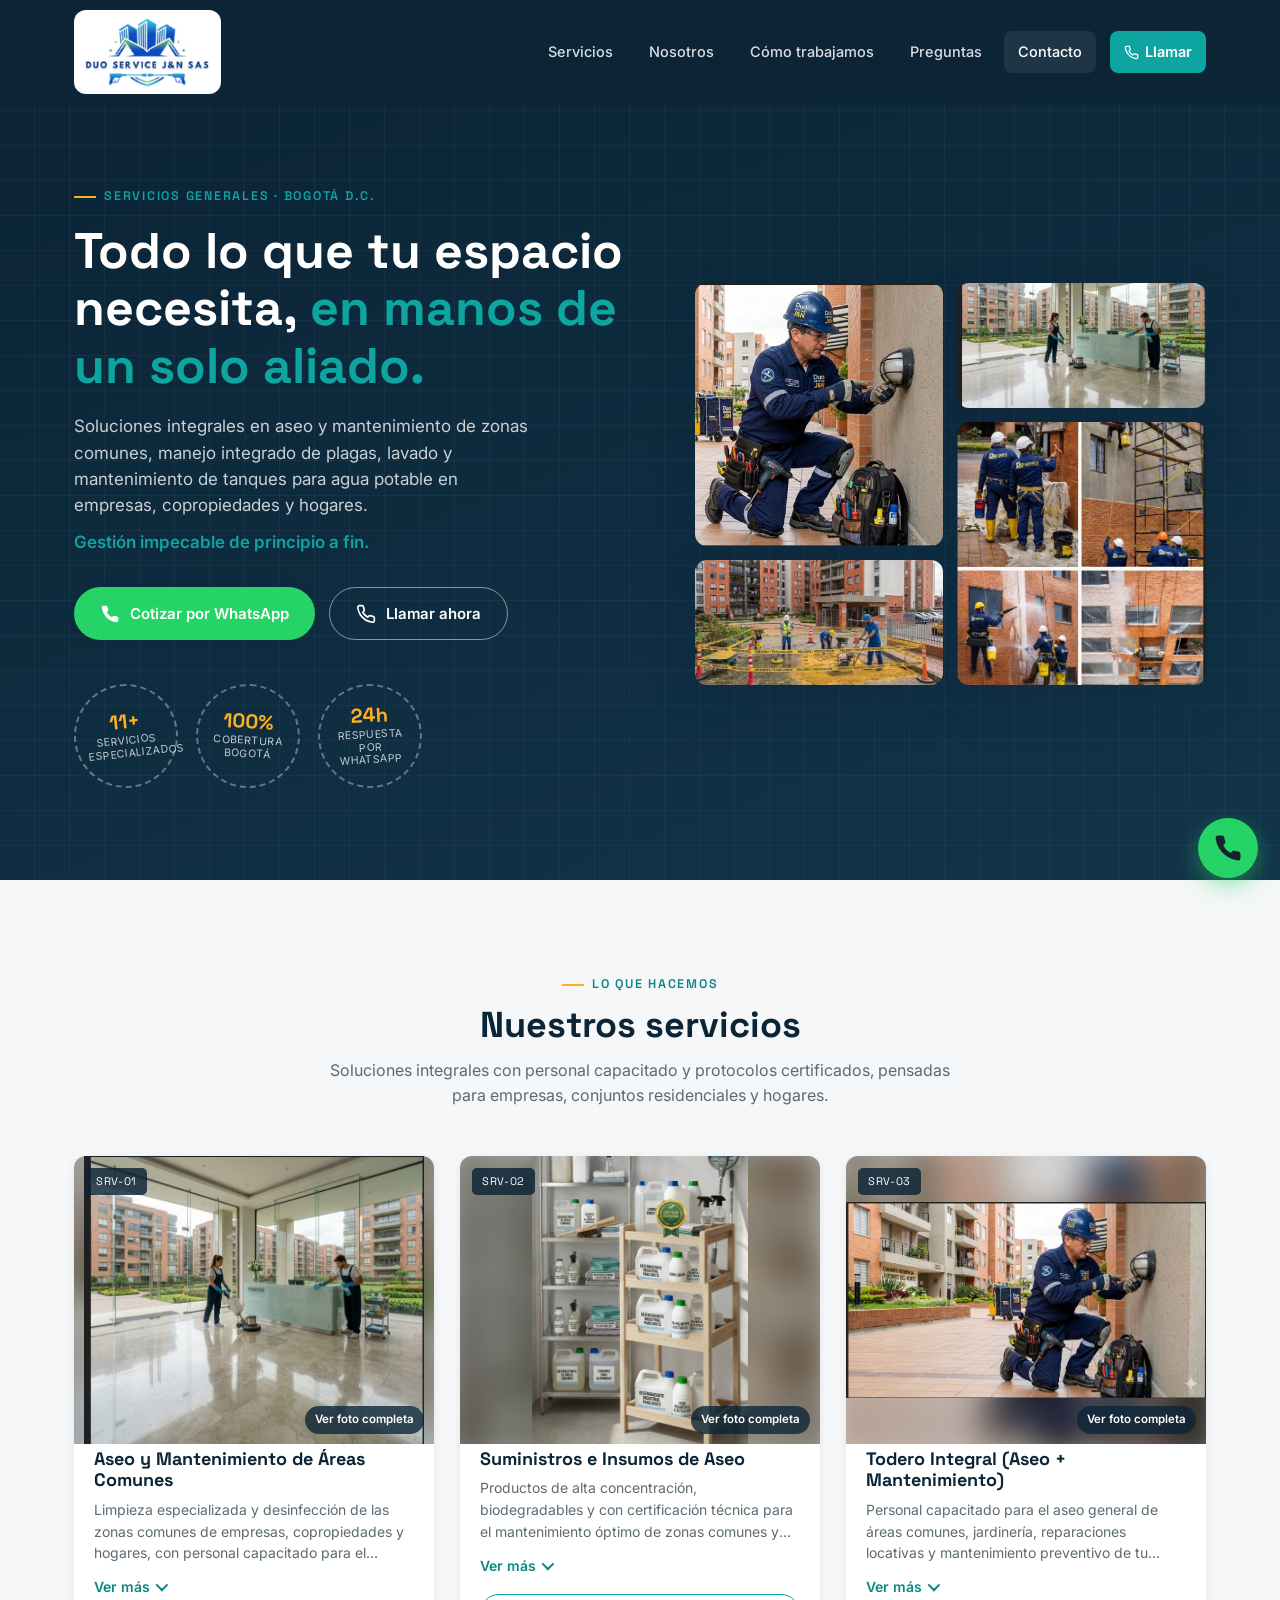
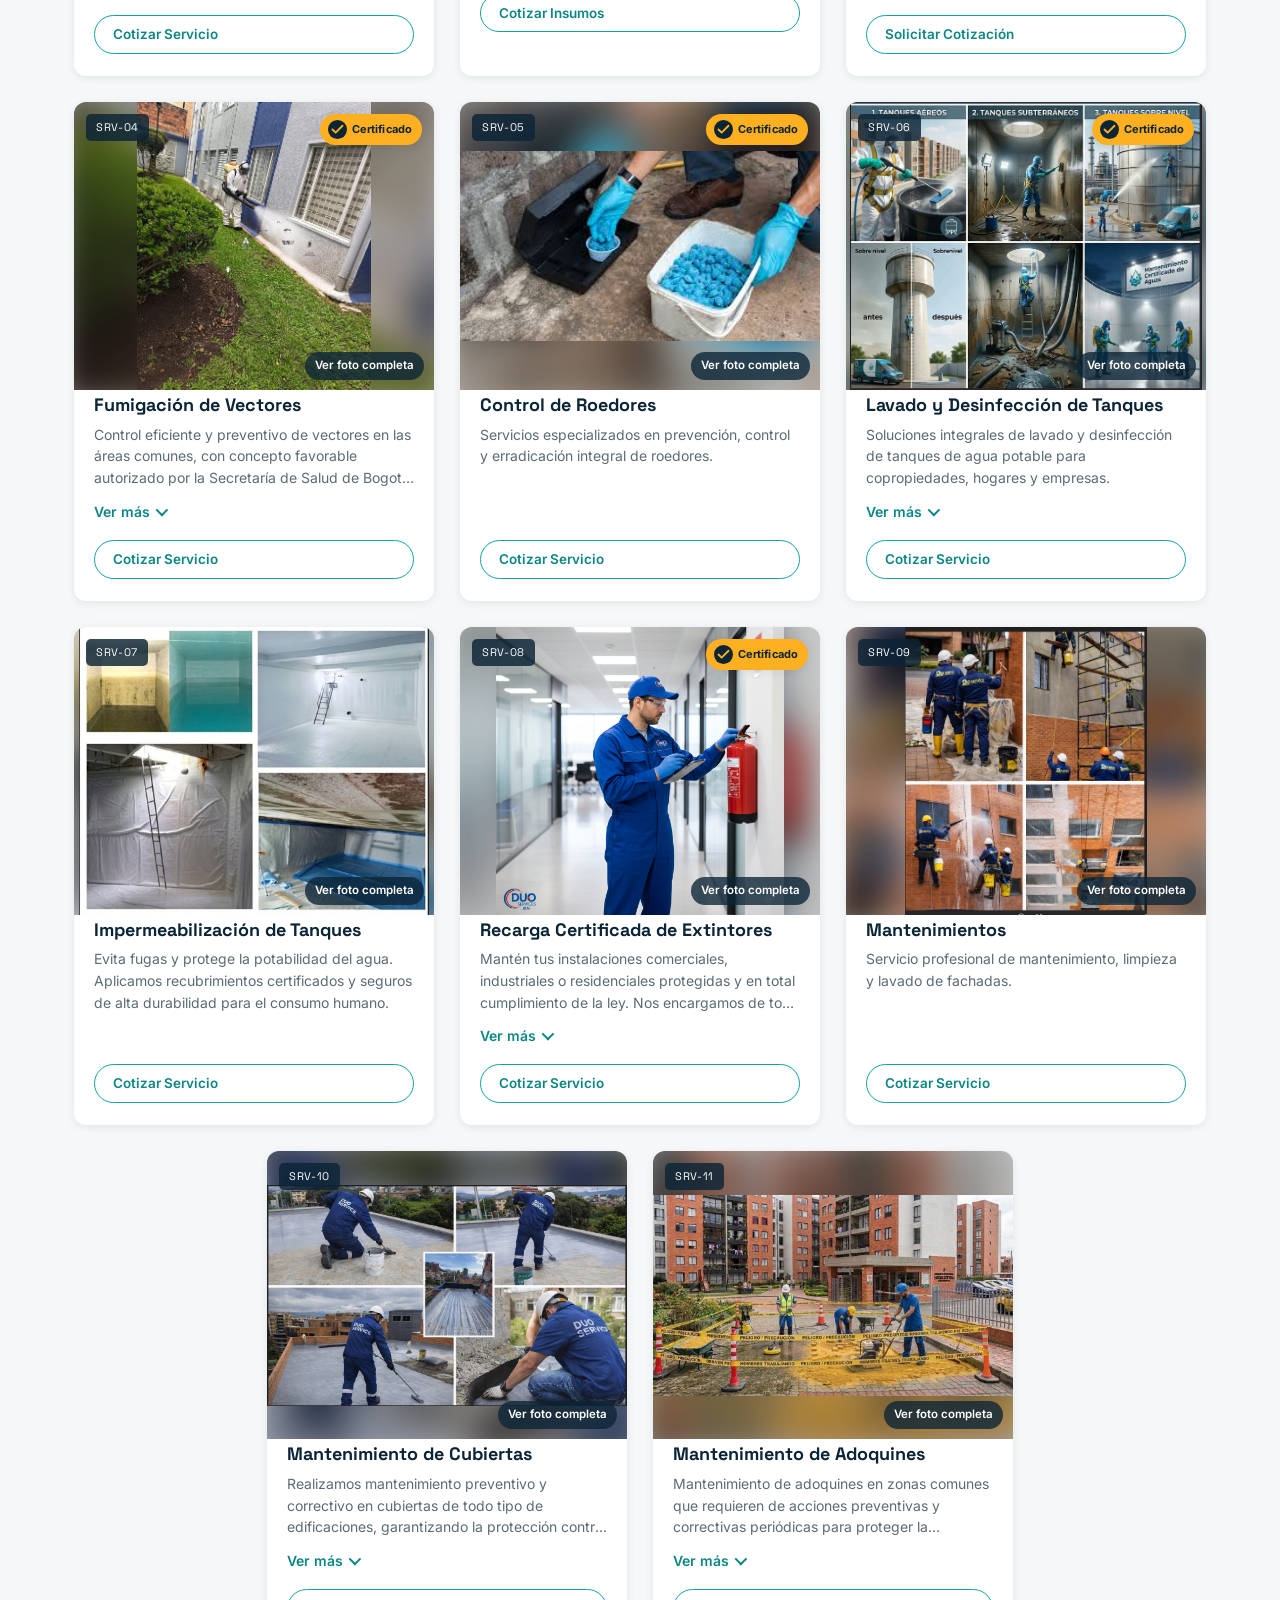
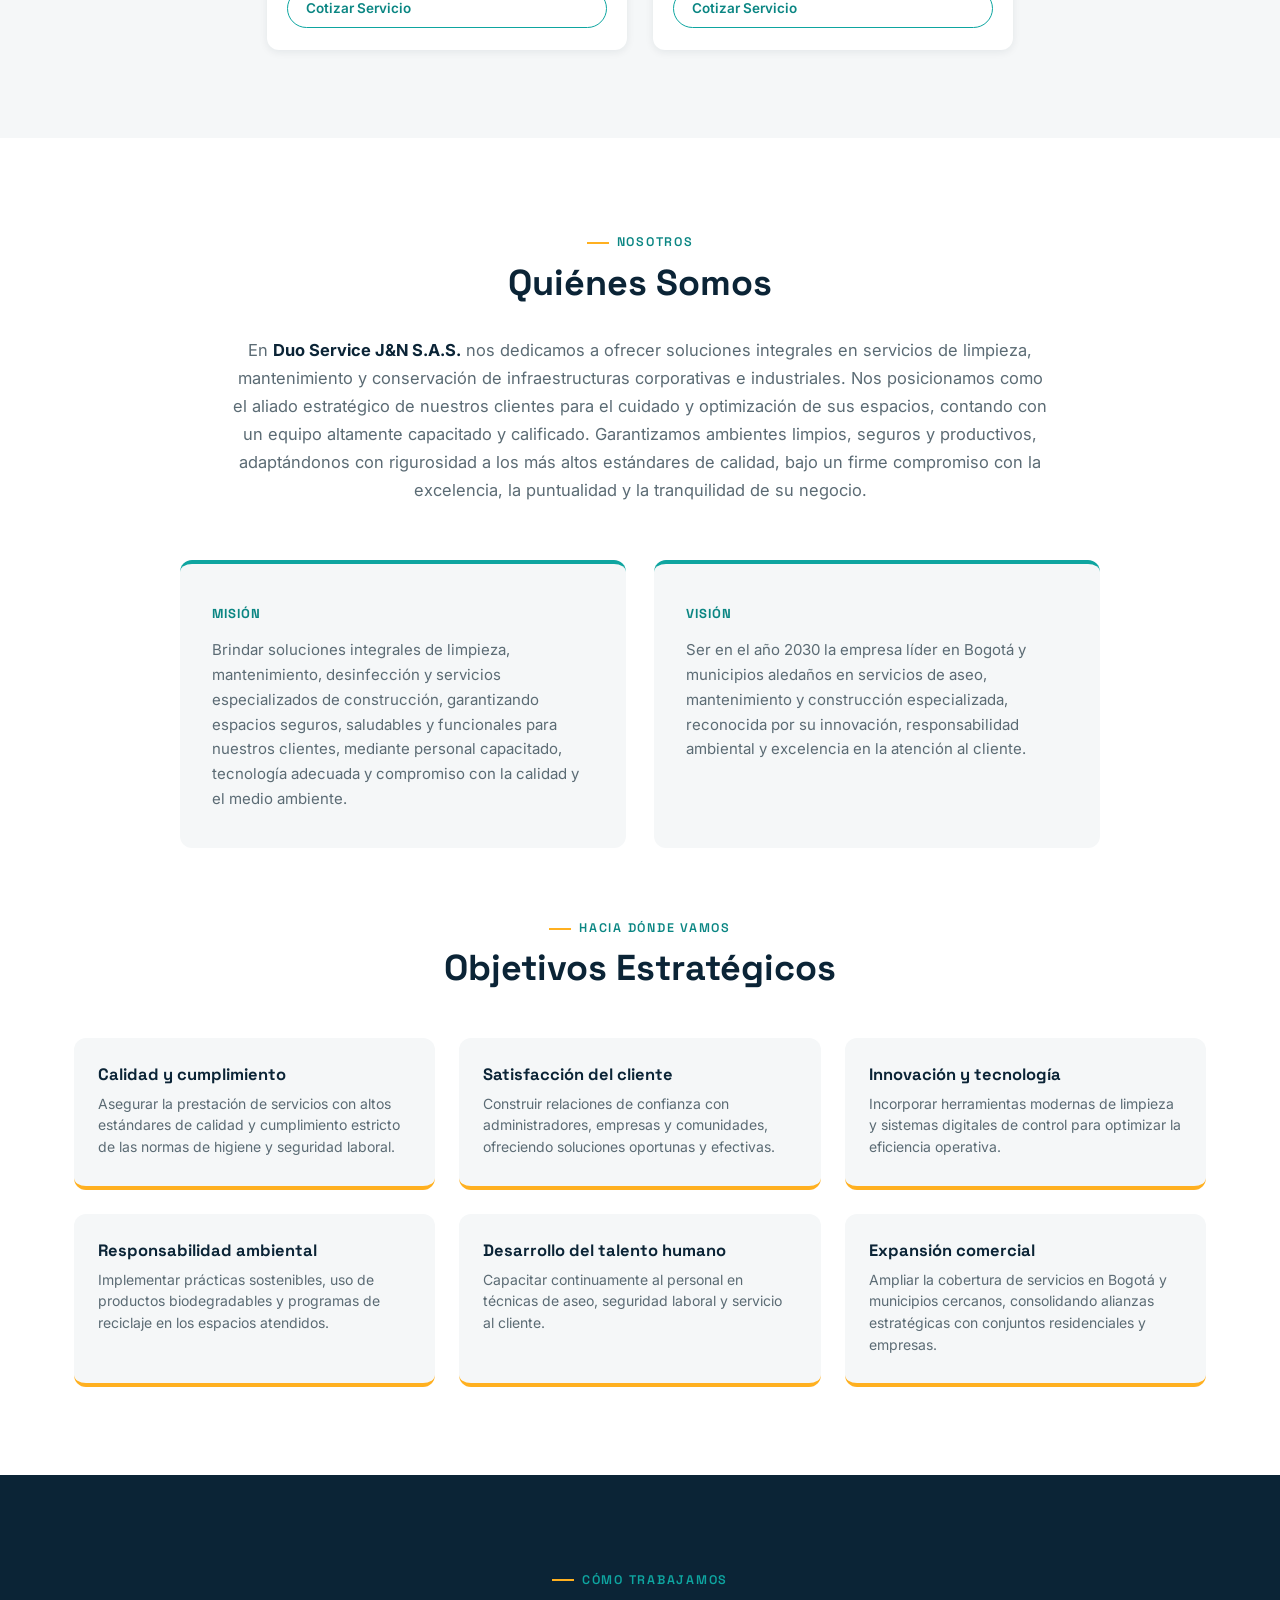
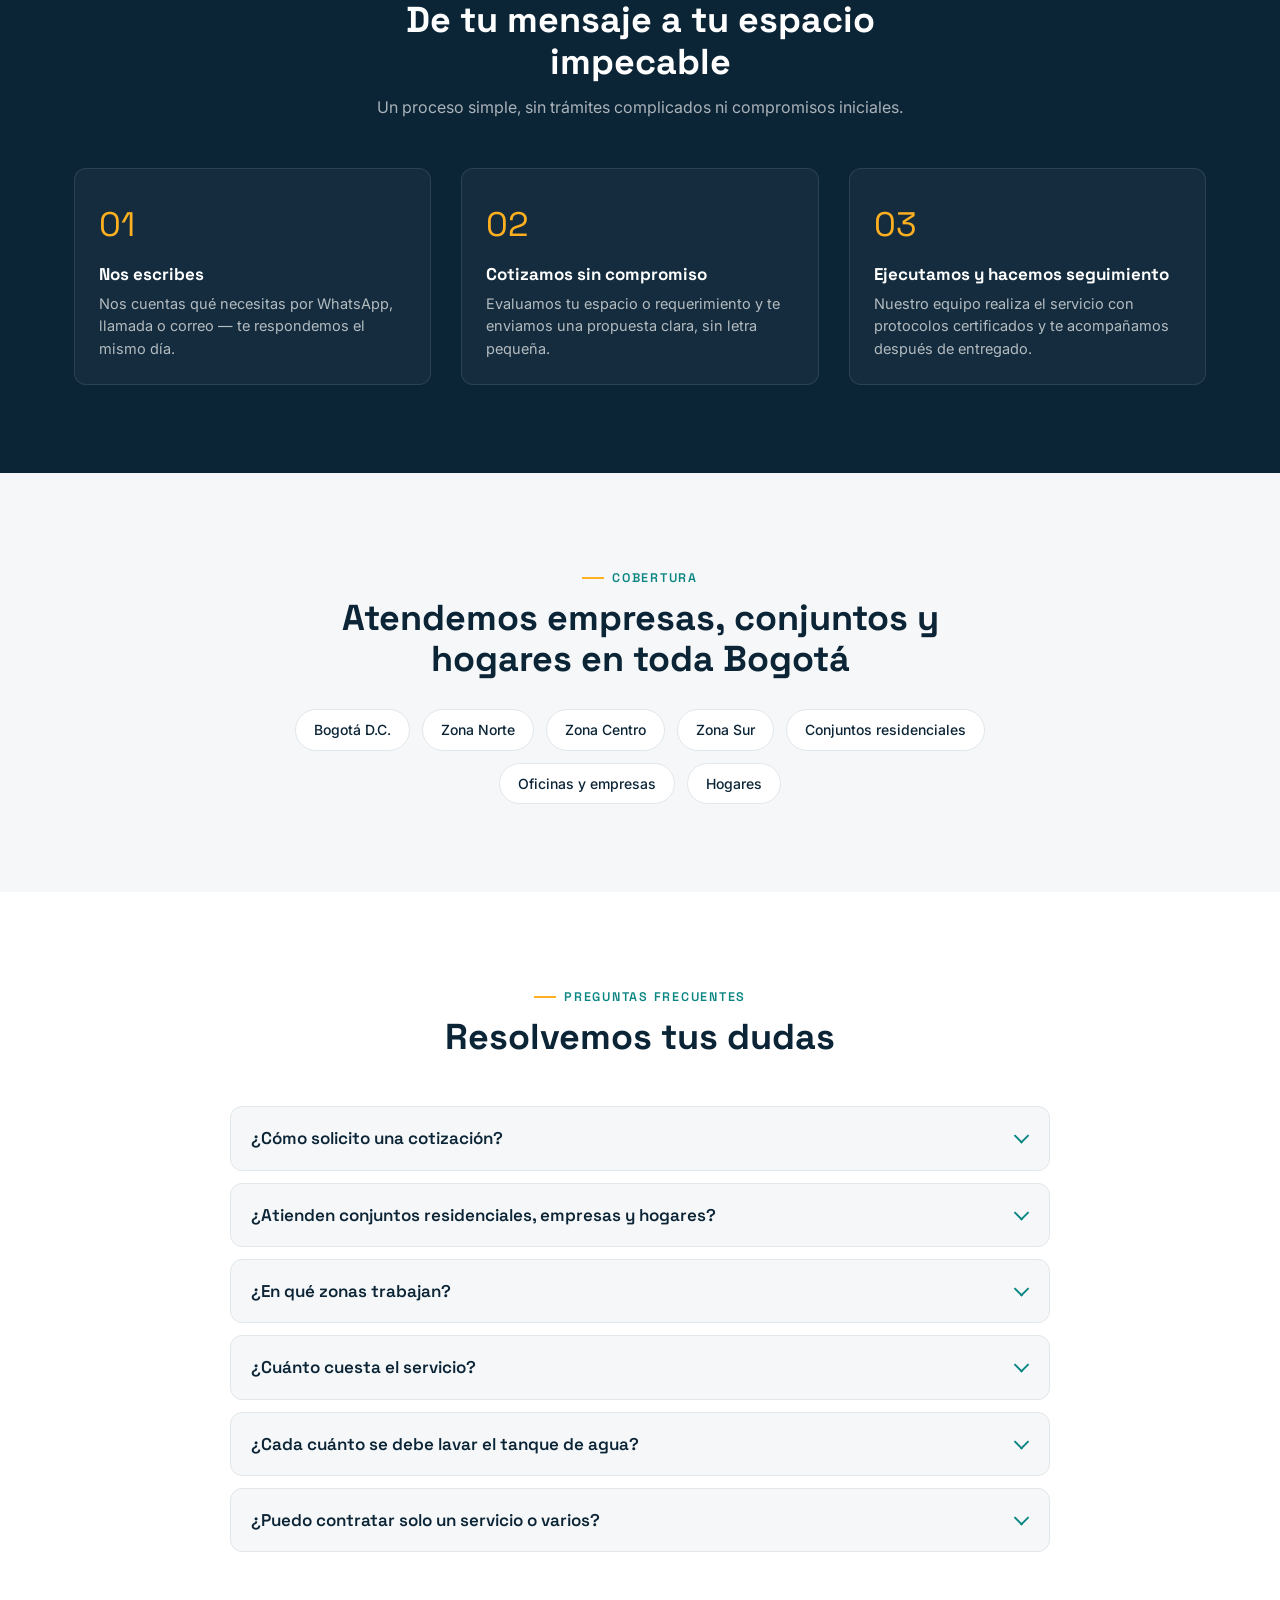
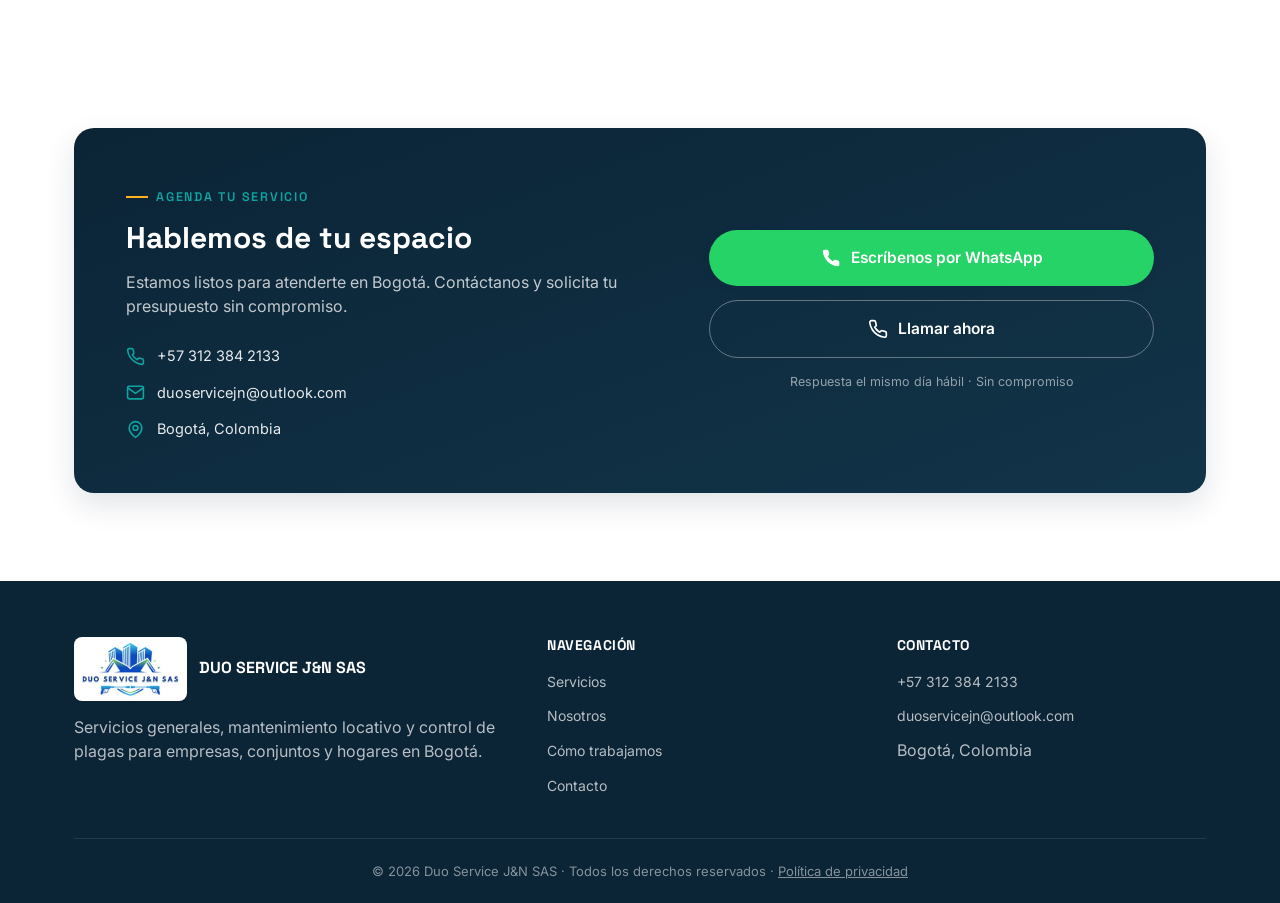
<file: index.html>
<!DOCTYPE html>
<html lang="es">
<head>
<meta charset="UTF-8">
<meta name="viewport" content="width=device-width, initial-scale=1.0">
<title>Duo Service J&amp;N SAS | Aseo y Fumigación en Bogotá</title>
<meta name="description" content="Servicios generales para empresas y hogares en Bogotá: aseo, cafetería, todero, control de plagas, impermeabilización, lavado de tanques y mantenimiento locativo. Cotiza por WhatsApp sin compromiso.">
<meta name="theme-color" content="#0B2436">
<link rel="icon" href="favicon.ico" sizes="any">
<link rel="icon" type="image/png" sizes="32x32" href="img/favicon-32.png">
<link rel="apple-touch-icon" href="img/apple-touch-icon.png">
<link rel="canonical" href="https://duoservicejn.com/">
<meta name="robots" content="index, follow">
<meta name="geo.region" content="CO-DC">
<meta name="geo.placename" content="Bogotá">

<!-- Open Graph / redes sociales -->
<meta property="og:title" content="Duo Service J&amp;N SAS | Aseo y Fumigación en Bogotá">
<meta property="og:description" content="Aseo, cafetería, todero, control de plagas y mantenimiento locativo para empresas y hogares en Bogotá. Cotiza por WhatsApp.">
<meta property="og:image" content="https://duoservicejn.com/img/og-image.jpg">
<meta property="og:image:width" content="1200">
<meta property="og:image:height" content="630">
<meta property="og:url" content="https://duoservicejn.com/">
<meta property="og:site_name" content="Duo Service J&amp;N SAS">
<meta name="twitter:card" content="summary_large_image">
<meta name="twitter:title" content="Duo Service J&amp;N SAS — Servicios Generales en Bogotá">
<meta name="twitter:description" content="Aseo, control de plagas, lavado de tanques y mantenimiento para empresas y conjuntos residenciales. Cotiza por WhatsApp.">
<meta name="twitter:image" content="https://duoservicejn.com/img/og-image.jpg">

<script type="application/ld+json">
{
  "@context": "https://schema.org",
  "@type": "LocalBusiness",
  "name": "Duo Service J&N SAS",
  "description": "Servicios generales: aseo y mantenimiento de áreas comunes, control de plagas, lavado e impermeabilización de tanques, recarga de extintores y mantenimiento locativo.",
  "url": "https://duoservicejn.com/",
  "logo": "https://duoservicejn.com/img/logo.jpeg",
  "image": "https://duoservicejn.com/img/og-image.jpg",
  "telephone": "+573123842133",
  "email": "duoservicejn@outlook.com",
  "address": { "@type": "PostalAddress", "addressLocality": "Bogotá", "addressCountry": "CO" },
  "areaServed": { "@type": "City", "name": "Bogotá" }
}
</script>
<meta property="og:type" content="website">
<meta property="og:locale" content="es_CO">

<link rel="preconnect" href="https://fonts.googleapis.com">
<link rel="preconnect" href="https://fonts.gstatic.com" crossorigin>
<link href="https://fonts.googleapis.com/css2?family=Space+Grotesk:wght@500;600;700&family=Inter:wght@400;500;600;700&display=swap" rel="stylesheet">
<script>document.documentElement.className += " js";</script>
<link rel="stylesheet" href="css/style.css">
<script type="application/ld+json">
{
  "@context": "https://schema.org",
  "@type": "FAQPage",
  "mainEntity": [
    {
      "@type": "Question",
      "name": "¿Cómo solicito una cotización?",
      "acceptedAnswer": {
        "@type": "Answer",
        "text": "Puedes tocar el botón \"Cotizar\" del servicio que te interesa, escribirnos por WhatsApp, llamarnos o enviarnos un correo. Te respondemos, evaluamos lo que necesitas y te enviamos una propuesta sin compromiso."
      }
    },
    {
      "@type": "Question",
      "name": "¿Atienden conjuntos residenciales, empresas y hogares?",
      "acceptedAnswer": {
        "@type": "Answer",
        "text": "Sí. Trabajamos con conjuntos y copropiedades, oficinas y empresas, y también con hogares en Bogotá."
      }
    },
    {
      "@type": "Question",
      "name": "¿En qué zonas trabajan?",
      "acceptedAnswer": {
        "@type": "Answer",
        "text": "Atendemos Bogotá D.C. Si estás en un municipio cercano, consúltanos y te confirmamos si podemos llegar."
      }
    },
    {
      "@type": "Question",
      "name": "¿Cuánto cuesta el servicio?",
      "acceptedAnswer": {
        "@type": "Answer",
        "text": "Depende del tipo de servicio, el tamaño del espacio y la frecuencia. Por eso cotizamos según tu caso, sin compromiso."
      }
    },
    {
      "@type": "Question",
      "name": "¿Cada cuánto se debe lavar el tanque de agua?",
      "acceptedAnswer": {
        "@type": "Answer",
        "text": "En general se recomienda hacerlo como mínimo cada seis meses. Escríbenos y te orientamos según el tipo de tanque y el uso que tenga."
      }
    },
    {
      "@type": "Question",
      "name": "¿Puedo contratar solo un servicio o varios?",
      "acceptedAnswer": {
        "@type": "Answer",
        "text": "Puedes contratar un solo servicio o combinar varios, por ejemplo aseo, fumigación y mantenimiento. Cuéntanos qué necesitas y armamos la propuesta."
      }
    }
  ]
}
</script>
</head>
<body>

<!--
  ══════════════════════════════════════════════════════════
  CONFIGURACIÓN RÁPIDA
  WhatsApp: +57 312 384 2133  →  búscalo como 573123842133
  Correo:   duoservicejn@outlook.com
  Ciudad:   Bogotá, Colombia
  Para cambiar el número de WhatsApp en todo el sitio, usa
  buscar-y-reemplazar (Ctrl+H) con "573123842133".
  ══════════════════════════════════════════════════════════
-->

<a href="https://wa.me/573123842133?text=Hola%20DUO%20SERVICE%2C%20deseo%20realizar%20una%20consulta."
   class="wsp-flotante" aria-label="Escríbenos por WhatsApp" target="_blank" rel="noopener">
  <svg viewBox="0 0 24 24" fill="none" stroke="currentColor" stroke-width="2" stroke-linecap="round" stroke-linejoin="round">
    <path d="M22 16.92v3a2 2 0 0 1-2.18 2 19.79 19.79 0 0 1-8.63-3.07 19.5 19.5 0 0 1-6-6 19.79 19.79 0 0 1-3.07-8.67A2 2 0 0 1 4.11 2h3a2 2 0 0 1 2 1.72c.127.96.361 1.902.7 2.81a2 2 0 0 1-.45 2.11L8.09 9.91a16 16 0 0 0 6 6l1.27-1.27a2 2 0 0 1 2.11-.45c.908.339 1.85.573 2.81.7A2 2 0 0 1 22 16.92z" stroke="none" fill="currentColor"/>
  </svg>
</a>

<header class="header">
  <div class="header__inner">
    <a href="#" class="logo">
      <img src="img/logo.jpeg" alt="Duo Service J&N SAS">
      <span class="logo-texto">
        <strong>DUO SERVICE</strong>
        <span>J&amp;N SAS</span>
      </span>
    </a>

    <button class="menu-toggle" id="menu-toggle" aria-label="Abrir menú" aria-expanded="false" aria-controls="menu">
      <span></span>
    </button>

    <nav class="menu" id="menu">
      <a href="#servicios">Servicios</a>
      <a href="#empresa">Nosotros</a>
      <a href="#proceso">Cómo trabajamos</a>
      <a href="#preguntas">Preguntas</a>
      <a href="#contacto">Contacto</a>
      <a href="tel:+573123842133" class="llamar">
        <svg viewBox="0 0 24 24" fill="none" stroke="currentColor" stroke-width="2" stroke-linecap="round" stroke-linejoin="round"><path d="M22 16.92v3a2 2 0 0 1-2.18 2 19.79 19.79 0 0 1-8.63-3.07 19.5 19.5 0 0 1-6-6 19.79 19.79 0 0 1-3.07-8.67A2 2 0 0 1 4.11 2h3a2 2 0 0 1 2 1.72c.127.96.361 1.902.7 2.81a2 2 0 0 1-.45 2.11L8.09 9.91a16 16 0 0 0 6 6l1.27-1.27a2 2 0 0 1 2.11-.45c.908.339 1.85.573 2.81.7A2 2 0 0 1 22 16.92z"/></svg>
        Llamar
      </a>
    </nav>
  </div>
</header>

<section class="hero">
  <div class="hero__grid">
    <div class="hero__content">
      <span class="eyebrow">Servicios generales · Bogotá D.C.</span>
      <h1>Todo lo que tu espacio necesita, <em>en manos de un solo aliado.</em></h1>
      <p class="hero__lead">Soluciones integrales en aseo y mantenimiento de zonas comunes, manejo integrado de plagas, lavado y mantenimiento de tanques para agua potable en empresas, copropiedades y hogares.<br><strong>Gestión impecable de principio a fin.</strong></p>

      <div class="hero__actions">
        <a href="https://wa.me/573123842133?text=Hola%20DUO%20SERVICE%2C%20deseo%20solicitar%20una%20cotizaci%C3%B3n." class="btn btn-primario" target="_blank" rel="noopener">
          <svg viewBox="0 0 24 24" stroke="none" fill="currentColor"><path d="M22 16.92v3a2 2 0 0 1-2.18 2 19.79 19.79 0 0 1-8.63-3.07 19.5 19.5 0 0 1-6-6 19.79 19.79 0 0 1-3.07-8.67A2 2 0 0 1 4.11 2h3a2 2 0 0 1 2 1.72c.127.96.361 1.902.7 2.81a2 2 0 0 1-.45 2.11L8.09 9.91a16 16 0 0 0 6 6l1.27-1.27a2 2 0 0 1 2.11-.45c.908.339 1.85.573 2.81.7A2 2 0 0 1 22 16.92z"/></svg>
          Cotizar por WhatsApp
        </a>
        <a href="tel:+573123842133" class="btn btn-secundario">
          <svg viewBox="0 0 24 24" fill="none" stroke="currentColor" stroke-width="2" stroke-linecap="round" stroke-linejoin="round"><path d="M22 16.92v3a2 2 0 0 1-2.18 2 19.79 19.79 0 0 1-8.63-3.07 19.5 19.5 0 0 1-6-6 19.79 19.79 0 0 1-3.07-8.67A2 2 0 0 1 4.11 2h3a2 2 0 0 1 2 1.72c.127.96.361 1.902.7 2.81a2 2 0 0 1-.45 2.11L8.09 9.91a16 16 0 0 0 6 6l1.27-1.27a2 2 0 0 1 2.11-.45c.908.339 1.85.573 2.81.7A2 2 0 0 1 22 16.92z"/></svg>
          Llamar ahora
        </a>
      </div>

      <div class="hero__stamps">
        <div class="sello"><strong>11+</strong><span>Servicios especializados</span></div>
        <div class="sello"><strong>100%</strong><span>Cobertura Bogotá</span></div>
        <div class="sello"><strong>24h</strong><span>Respuesta por WhatsApp</span></div>
      </div>
    </div>

    <div class="hero__gallery">
      <figure class="g1" style="--foto:url('../img/todero-integral.jpg')"><img src="img/todero-integral.jpg" alt="Técnico de Duo Service en mantenimiento locativo" loading="lazy"></figure>
      <figure class="g2" style="--foto:url('../img/aseo-areas-comunes.jpg')"><img src="img/aseo-areas-comunes.jpg" alt="Aseo de áreas comunes en copropiedad" loading="lazy"></figure>
      <figure class="g3" style="--foto:url('../img/mantenimientos-fachadas.jpg')"><img src="img/mantenimientos-fachadas.jpg" alt="Equipo Duo Service en mantenimiento de fachadas" loading="lazy"></figure>
      <figure class="g4" style="--foto:url('../img/mantenimiento-adoquines-nuevo.jpg')"><img src="img/mantenimiento-adoquines-nuevo.jpg" alt="Mantenimiento de zonas exteriores" loading="lazy"></figure>
    </div>
  </div>
</section>

<section id="servicios" class="servicios">
  <div class="container">
    <div class="section-head reveal">
      <span class="eyebrow">Lo que hacemos</span>
      <h2>Nuestros servicios</h2>
      <p>Soluciones integrales con personal capacitado y protocolos certificados, pensadas para empresas, conjuntos residenciales y hogares.</p>
    </div>

    <div class="grid-servicios">

      <article class="tarjeta-servicio reveal">
        <div class="tarjeta-servicio__media" style="--foto:url('../img/aseo-areas-comunes.jpg')">
          <img src="img/aseo-areas-comunes.jpg" alt="Aseo y Mantenimiento de Áreas Comunes" loading="lazy">
          <span class="tarjeta-servicio__codigo">SRV-01</span>
        </div>
        <div class="tarjeta-servicio__body">
          <h3>Aseo y Mantenimiento de Áreas Comunes</h3>
          <p>Limpieza especializada y desinfección de las zonas comunes de empresas, copropiedades y hogares, con personal capacitado para el cuidado de los mismos.</p>
          <a href="https://wa.me/573123842133?text=Hola%20DUO%20SERVICE%2C%20solicito%20cotizaci%C3%B3n%20de%20Aseo%20y%20Mantenimiento%20de%20%C3%81reas%20Comunes.%0A%0APara%20que%20me%20puedan%20cotizar%20mejor%2C%20les%20comparto%20estos%20datos%3A%0A-%20Mi%20nombre%3A%20%0A-%20Zona%20o%20barrio%20en%20Bogot%C3%A1%3A%20%0A-%20Tipo%20de%20espacio%20%28conjunto%2C%20empresa%20u%20hogar%29%3A%20%0A-%20Detalles%20%28tama%C3%B1o%2C%20cantidad%2C%20urgencia%29%3A%20" class="btn-consultar" target="_blank" rel="noopener">Cotizar Servicio</a>
        </div>
      </article>

      <article class="tarjeta-servicio reveal" data-retraso="60">
        <div class="tarjeta-servicio__media" style="--foto:url('../img/suministros-insumos.jpg')">
          <img src="img/suministros-insumos.jpg" alt="Suministros e Insumos de Aseo" loading="lazy">
          <span class="tarjeta-servicio__codigo">SRV-02</span>
        </div>
        <div class="tarjeta-servicio__body">
          <h3>Suministros e Insumos de Aseo</h3>
          <p>Productos de alta concentración, biodegradables y con certificación técnica para el mantenimiento óptimo de zonas comunes y áreas residenciales.</p>
          <a href="https://wa.me/573123842133?text=Hola%20DUO%20SERVICE%2C%20solicito%20cotizaci%C3%B3n%20de%20Suministros%20e%20Insumos%20de%20Aseo.%0A%0APara%20que%20me%20puedan%20cotizar%20mejor%2C%20les%20comparto%20estos%20datos%3A%0A-%20Mi%20nombre%3A%20%0A-%20Zona%20o%20barrio%20en%20Bogot%C3%A1%3A%20%0A-%20Tipo%20de%20espacio%20%28conjunto%2C%20empresa%20u%20hogar%29%3A%20%0A-%20Detalles%20%28tama%C3%B1o%2C%20cantidad%2C%20urgencia%29%3A%20" class="btn-consultar" target="_blank" rel="noopener">Cotizar Insumos</a>
        </div>
      </article>

      <article class="tarjeta-servicio reveal" data-retraso="120">
        <div class="tarjeta-servicio__media" style="--foto:url('../img/todero-integral.jpg')">
          <img src="img/todero-integral.jpg" alt="Todero Integral" loading="lazy">
          <span class="tarjeta-servicio__codigo">SRV-03</span>
        </div>
        <div class="tarjeta-servicio__body">
          <h3>Todero Integral (Aseo + Mantenimiento)</h3>
          <p>Personal capacitado para el aseo general de áreas comunes, jardinería, reparaciones locativas y mantenimiento preventivo de tu copropiedad. Certificación de alturas vigente y estricto cumplimiento de la normativa en SST.</p>
          <a href="https://wa.me/573123842133?text=Hola%20DUO%20SERVICE%2C%20solicito%20cotizaci%C3%B3n%20de%20Todero%20Integral.%0A%0APara%20que%20me%20puedan%20cotizar%20mejor%2C%20les%20comparto%20estos%20datos%3A%0A-%20Mi%20nombre%3A%20%0A-%20Zona%20o%20barrio%20en%20Bogot%C3%A1%3A%20%0A-%20Tipo%20de%20espacio%20%28conjunto%2C%20empresa%20u%20hogar%29%3A%20%0A-%20Detalles%20%28tama%C3%B1o%2C%20cantidad%2C%20urgencia%29%3A%20" class="btn-consultar" target="_blank" rel="noopener">Solicitar Cotización</a>
        </div>
      </article>

      <article class="tarjeta-servicio reveal">
        <div class="tarjeta-servicio__media" style="--foto:url('../img/fumigacion-vectores.jpg')">
          <img src="img/fumigacion-vectores.jpg" alt="Técnico de Duo Service fumigando vectores junto a un conjunto residencial" loading="lazy">
          <span class="tarjeta-servicio__codigo">SRV-04</span>
          <span class="tarjeta-servicio__certificado" title="Cumple la normativa vigente para este servicio">
            <svg viewBox="0 0 24 24" fill="none" stroke="currentColor" stroke-width="3" stroke-linecap="round" stroke-linejoin="round"><path d="M20 6 9 17l-5-5"/></svg>
            Certificado
          </span>
        </div>
        <div class="tarjeta-servicio__body">
          <h3>Fumigación de Vectores</h3>
          <p>Control eficiente y preventivo de vectores en las áreas comunes, con concepto favorable autorizado por la Secretaría de Salud de Bogotá y Cundinamarca.</p>
          <ul class="tarjeta-servicio__lista">
            <li>🌱 <strong>Productos Eco-Amigables:</strong> insumos de baja toxicidad, seguros para los residentes, plantas y mascotas.</li>
            <li>📜 <strong>Certificación Oficial:</strong> entrega inmediata del certificado de fumigación y fichas técnicas requeridas por los entes de control.</li>
            <li>🔍 <strong>Inspección y Diagnóstico:</strong> identificamos la raíz del problema (puntos de acceso, humedad, residuos) para evitar que las plagas regresen.</li>
            <li>🛡️ <strong>Técnicos Certificados:</strong> personal capacitado por el SENA en manejo integrado de plagas con énfasis en sustancias químicas y protocolos de seguridad.</li>
          </ul>
          <a href="https://wa.me/573123842133?text=Hola%20DUO%20SERVICE%2C%20solicito%20cotizaci%C3%B3n%20de%20Fumigaci%C3%B3n%20de%20Vectores.%0A%0APara%20que%20me%20puedan%20cotizar%20mejor%2C%20les%20comparto%20estos%20datos%3A%0A-%20Mi%20nombre%3A%20%0A-%20Zona%20o%20barrio%20en%20Bogot%C3%A1%3A%20%0A-%20Tipo%20de%20espacio%20%28conjunto%2C%20empresa%20u%20hogar%29%3A%20%0A-%20Detalles%20%28tama%C3%B1o%2C%20cantidad%2C%20urgencia%29%3A%20" class="btn-consultar" target="_blank" rel="noopener">Cotizar Servicio</a>
        </div>
      </article>

      <article class="tarjeta-servicio reveal" data-retraso="60">
        <div class="tarjeta-servicio__media" style="--foto:url('../img/control-roedores.jpg')">
          <img src="img/control-roedores.jpg" alt="Control de Roedores" loading="lazy">
          <span class="tarjeta-servicio__codigo">SRV-05</span>
          <span class="tarjeta-servicio__certificado" title="Cumple la normativa vigente para este servicio">
            <svg viewBox="0 0 24 24" fill="none" stroke="currentColor" stroke-width="3" stroke-linecap="round" stroke-linejoin="round"><path d="M20 6 9 17l-5-5"/></svg>
            Certificado
          </span>
        </div>
        <div class="tarjeta-servicio__body">
          <h3>Control de Roedores</h3>
          <p>Servicios especializados en prevención, control y erradicación integral de roedores.</p>
          <a href="https://wa.me/573123842133?text=Hola%20DUO%20SERVICE%2C%20solicito%20cotizaci%C3%B3n%20de%20Control%20de%20Roedores.%0A%0APara%20que%20me%20puedan%20cotizar%20mejor%2C%20les%20comparto%20estos%20datos%3A%0A-%20Mi%20nombre%3A%20%0A-%20Zona%20o%20barrio%20en%20Bogot%C3%A1%3A%20%0A-%20Tipo%20de%20espacio%20%28conjunto%2C%20empresa%20u%20hogar%29%3A%20%0A-%20Detalles%20%28tama%C3%B1o%2C%20cantidad%2C%20urgencia%29%3A%20" class="btn-consultar" target="_blank" rel="noopener">Cotizar Servicio</a>
        </div>
      </article>

      <article class="tarjeta-servicio reveal" data-retraso="120">
        <div class="tarjeta-servicio__media" style="--foto:url('../img/lavado-desinfeccion-tanques.jpg')">
          <img src="img/lavado-desinfeccion-tanques.jpg" alt="Lavado y Desinfección de Tanques" loading="lazy">
          <span class="tarjeta-servicio__codigo">SRV-06</span>
          <span class="tarjeta-servicio__certificado" title="Cumple la normativa vigente para este servicio">
            <svg viewBox="0 0 24 24" fill="none" stroke="currentColor" stroke-width="3" stroke-linecap="round" stroke-linejoin="round"><path d="M20 6 9 17l-5-5"/></svg>
            Certificado
          </span>
        </div>
        <div class="tarjeta-servicio__body">
          <h3>Lavado y Desinfección de Tanques</h3>
          <p>Soluciones integrales de lavado y desinfección de tanques de agua potable para copropiedades, hogares y empresas.</p>
          <ul class="tarjeta-servicio__lista">
            <li>💧 <strong>Agua limpia y segura:</strong> garantiza la máxima higiene en tanques aéreos, subterráneos y sobre nivel.</li>
            <li>📜 <strong>Cumplimiento legal:</strong> asegura el cumplimiento estricto de todas las normativas sanitarias vigentes.</li>
            <li>🛠️ <strong>Soluciones a la medida:</strong> adaptamos nuestros equipos a las necesidades específicas de tu copropiedad, hogar o empresa.</li>
          </ul>
          <a href="https://wa.me/573123842133?text=Hola%20DUO%20SERVICE%2C%20solicito%20cotizaci%C3%B3n%20de%20Lavado%20y%20Desinfecci%C3%B3n%20de%20Tanques.%0A%0APara%20que%20me%20puedan%20cotizar%20mejor%2C%20les%20comparto%20estos%20datos%3A%0A-%20Mi%20nombre%3A%20%0A-%20Zona%20o%20barrio%20en%20Bogot%C3%A1%3A%20%0A-%20Tipo%20de%20espacio%20%28conjunto%2C%20empresa%20u%20hogar%29%3A%20%0A-%20Detalles%20%28tama%C3%B1o%2C%20cantidad%2C%20urgencia%29%3A%20" class="btn-consultar" target="_blank" rel="noopener">Cotizar Servicio</a>
        </div>
      </article>

      <article class="tarjeta-servicio reveal">
        <div class="tarjeta-servicio__media" style="--foto:url('../img/impermeabilizacion-tanques.jpg')">
          <img src="img/impermeabilizacion-tanques.jpg" alt="Impermeabilización de Tanques" loading="lazy">
          <span class="tarjeta-servicio__codigo">SRV-07</span>
        </div>
        <div class="tarjeta-servicio__body">
          <h3>Impermeabilización de Tanques</h3>
          <p>Evita fugas y protege la potabilidad del agua. Aplicamos recubrimientos certificados y seguros de alta durabilidad para el consumo humano.</p>
          <a href="https://wa.me/573123842133?text=Hola%20DUO%20SERVICE%2C%20solicito%20cotizaci%C3%B3n%20de%20Impermeabilizaci%C3%B3n%20de%20Tanques.%0A%0APara%20que%20me%20puedan%20cotizar%20mejor%2C%20les%20comparto%20estos%20datos%3A%0A-%20Mi%20nombre%3A%20%0A-%20Zona%20o%20barrio%20en%20Bogot%C3%A1%3A%20%0A-%20Tipo%20de%20espacio%20%28conjunto%2C%20empresa%20u%20hogar%29%3A%20%0A-%20Detalles%20%28tama%C3%B1o%2C%20cantidad%2C%20urgencia%29%3A%20" class="btn-consultar" target="_blank" rel="noopener">Cotizar Servicio</a>
        </div>
      </article>

      <article class="tarjeta-servicio reveal" data-retraso="60">
        <div class="tarjeta-servicio__media" style="--foto:url('../img/recarga-extintores.jpeg')">
          <img src="img/recarga-extintores.jpeg" alt="Recarga Certificada de Extintores" loading="lazy">
          <span class="tarjeta-servicio__codigo">SRV-08</span>
          <span class="tarjeta-servicio__certificado" title="Cumple la normativa vigente para este servicio">
            <svg viewBox="0 0 24 24" fill="none" stroke="currentColor" stroke-width="3" stroke-linecap="round" stroke-linejoin="round"><path d="M20 6 9 17l-5-5"/></svg>
            Certificado
          </span>
        </div>
        <div class="tarjeta-servicio__body">
          <h3>Recarga Certificada de Extintores</h3>
          <p>Mantén tus instalaciones comerciales, industriales o residenciales protegidas y en total cumplimiento de la ley. Nos encargamos de todo el ciclo de inspección y recarga para que no tengas que preocuparte por nada.</p>
          <a href="https://wa.me/573123842133?text=Hola%20DUO%20SERVICE%2C%20solicito%20cotizaci%C3%B3n%20de%20Recarga%20Certificada%20de%20Extintores.%0A%0APara%20que%20me%20puedan%20cotizar%20mejor%2C%20les%20comparto%20estos%20datos%3A%0A-%20Mi%20nombre%3A%20%0A-%20Zona%20o%20barrio%20en%20Bogot%C3%A1%3A%20%0A-%20Tipo%20de%20espacio%20%28conjunto%2C%20empresa%20u%20hogar%29%3A%20%0A-%20Detalles%20%28tama%C3%B1o%2C%20cantidad%2C%20urgencia%29%3A%20" class="btn-consultar" target="_blank" rel="noopener">Cotizar Servicio</a>
        </div>
      </article>

      <article class="tarjeta-servicio reveal" data-retraso="120">
        <div class="tarjeta-servicio__media" style="--foto:url('../img/mantenimientos-fachadas.jpg')">
          <img src="img/mantenimientos-fachadas.jpg" alt="Mantenimiento de fachadas" loading="lazy">
          <span class="tarjeta-servicio__codigo">SRV-09</span>
        </div>
        <div class="tarjeta-servicio__body">
          <h3>Mantenimientos</h3>
          <p>Servicio profesional de mantenimiento, limpieza y lavado de fachadas.</p>
          <a href="https://wa.me/573123842133?text=Hola%20DUO%20SERVICE%2C%20solicito%20cotizaci%C3%B3n%20de%20Mantenimiento%20de%20Fachadas.%0A%0APara%20que%20me%20puedan%20cotizar%20mejor%2C%20les%20comparto%20estos%20datos%3A%0A-%20Mi%20nombre%3A%20%0A-%20Zona%20o%20barrio%20en%20Bogot%C3%A1%3A%20%0A-%20Tipo%20de%20espacio%20%28conjunto%2C%20empresa%20u%20hogar%29%3A%20%0A-%20Detalles%20%28tama%C3%B1o%2C%20cantidad%2C%20urgencia%29%3A%20" class="btn-consultar" target="_blank" rel="noopener">Cotizar Servicio</a>
        </div>
      </article>

      <article class="tarjeta-servicio reveal">
        <div class="tarjeta-servicio__media" style="--foto:url('../img/mantenimiento-cubiertas-nuevo.jpg')">
          <img src="img/mantenimiento-cubiertas-nuevo.jpg" alt="Mantenimiento de Cubiertas" loading="lazy">
          <span class="tarjeta-servicio__codigo">SRV-10</span>
        </div>
        <div class="tarjeta-servicio__body">
          <h3>Mantenimiento de Cubiertas</h3>
          <p>Realizamos mantenimiento preventivo y correctivo en cubiertas de todo tipo de edificaciones, garantizando la protección contra humedad y deterioro estructural.</p>
          <a href="https://wa.me/573123842133?text=Hola%20DUO%20SERVICE%2C%20solicito%20cotizaci%C3%B3n%20de%20Mantenimiento%20de%20Cubiertas.%0A%0APara%20que%20me%20puedan%20cotizar%20mejor%2C%20les%20comparto%20estos%20datos%3A%0A-%20Mi%20nombre%3A%20%0A-%20Zona%20o%20barrio%20en%20Bogot%C3%A1%3A%20%0A-%20Tipo%20de%20espacio%20%28conjunto%2C%20empresa%20u%20hogar%29%3A%20%0A-%20Detalles%20%28tama%C3%B1o%2C%20cantidad%2C%20urgencia%29%3A%20" class="btn-consultar" target="_blank" rel="noopener">Cotizar Servicio</a>
        </div>
      </article>

      <article class="tarjeta-servicio reveal" data-retraso="60">
        <div class="tarjeta-servicio__media" style="--foto:url('../img/mantenimiento-adoquines-nuevo.jpg')">
          <img src="img/mantenimiento-adoquines-nuevo.jpg" alt="Mantenimiento de Adoquines" loading="lazy">
          <span class="tarjeta-servicio__codigo">SRV-11</span>
        </div>
        <div class="tarjeta-servicio__body">
          <h3>Mantenimiento de Adoquines</h3>
          <p>Mantenimiento de adoquines en zonas comunes que requieren de acciones preventivas y correctivas periódicas para proteger la estructura del suelo y evitar hundimientos.</p>
          <a href="https://wa.me/573123842133?text=Hola%20DUO%20SERVICE%2C%20solicito%20cotizaci%C3%B3n%20de%20Mantenimiento%20de%20Adoquines.%0A%0APara%20que%20me%20puedan%20cotizar%20mejor%2C%20les%20comparto%20estos%20datos%3A%0A-%20Mi%20nombre%3A%20%0A-%20Zona%20o%20barrio%20en%20Bogot%C3%A1%3A%20%0A-%20Tipo%20de%20espacio%20%28conjunto%2C%20empresa%20u%20hogar%29%3A%20%0A-%20Detalles%20%28tama%C3%B1o%2C%20cantidad%2C%20urgencia%29%3A%20" class="btn-consultar" target="_blank" rel="noopener">Cotizar Servicio</a>
        </div>
      </article>

    </div>
  </div>
</section>

<section id="empresa" class="nosotros">
  <div class="container">
    <div class="section-head reveal">
      <span class="eyebrow">Nosotros</span>
      <h2>Quiénes Somos</h2>
    </div>

    <p class="nosotros__intro reveal">En <strong>Duo Service J&amp;N S.A.S.</strong> nos dedicamos a ofrecer soluciones integrales en servicios de limpieza, mantenimiento y conservación de infraestructuras corporativas e industriales. Nos posicionamos como el aliado estratégico de nuestros clientes para el cuidado y optimización de sus espacios, contando con un equipo altamente capacitado y calificado. Garantizamos ambientes limpios, seguros y productivos, adaptándonos con rigurosidad a los más altos estándares de calidad, bajo un firme compromiso con la excelencia, la puntualidad y la tranquilidad de su negocio.</p>

    <div class="grid-mision-vision">
      <div class="mv-card reveal">
        <span class="mv-card__eyebrow">Misión</span>
        <p>Brindar soluciones integrales de limpieza, mantenimiento, desinfección y servicios especializados de construcción, garantizando espacios seguros, saludables y funcionales para nuestros clientes, mediante personal capacitado, tecnología adecuada y compromiso con la calidad y el medio ambiente.</p>
      </div>
      <div class="mv-card reveal" data-retraso="80">
        <span class="mv-card__eyebrow">Visión</span>
        <p>Ser en el año 2030 la empresa líder en Bogotá y municipios aledaños en servicios de aseo, mantenimiento y construcción especializada, reconocida por su innovación, responsabilidad ambiental y excelencia en la atención al cliente.</p>
      </div>
    </div>

    <div class="section-head reveal" style="margin-top: 64px;">
      <span class="eyebrow">Hacia dónde vamos</span>
      <h2>Objetivos Estratégicos</h2>
    </div>

    <div class="grid-objetivos">
      <div class="objetivo reveal">
        <h3>Calidad y cumplimiento</h3>
        <p>Asegurar la prestación de servicios con altos estándares de calidad y cumplimiento estricto de las normas de higiene y seguridad laboral.</p>
      </div>
      <div class="objetivo reveal" data-retraso="60">
        <h3>Satisfacción del cliente</h3>
        <p>Construir relaciones de confianza con administradores, empresas y comunidades, ofreciendo soluciones oportunas y efectivas.</p>
      </div>
      <div class="objetivo reveal" data-retraso="120">
        <h3>Innovación y tecnología</h3>
        <p>Incorporar herramientas modernas de limpieza y sistemas digitales de control para optimizar la eficiencia operativa.</p>
      </div>
      <div class="objetivo reveal">
        <h3>Responsabilidad ambiental</h3>
        <p>Implementar prácticas sostenibles, uso de productos biodegradables y programas de reciclaje en los espacios atendidos.</p>
      </div>
      <div class="objetivo reveal" data-retraso="60">
        <h3>Desarrollo del talento humano</h3>
        <p>Capacitar continuamente al personal en técnicas de aseo, seguridad laboral y servicio al cliente.</p>
      </div>
      <div class="objetivo reveal" data-retraso="120">
        <h3>Expansión comercial</h3>
        <p>Ampliar la cobertura de servicios en Bogotá y municipios cercanos, consolidando alianzas estratégicas con conjuntos residenciales y empresas.</p>
      </div>
    </div>
  </div>
</section>

<section id="proceso" class="proceso">
  <div class="container">
    <div class="section-head reveal">
      <span class="eyebrow">Cómo trabajamos</span>
      <h2>De tu mensaje a tu espacio impecable</h2>
      <p>Un proceso simple, sin trámites complicados ni compromisos iniciales.</p>
    </div>

    <div class="grid-proceso">
      <div class="paso reveal">
        <h3>Nos escribes</h3>
        <p>Nos cuentas qué necesitas por WhatsApp, llamada o correo — te respondemos el mismo día.</p>
      </div>
      <div class="paso reveal" data-retraso="80">
        <h3>Cotizamos sin compromiso</h3>
        <p>Evaluamos tu espacio o requerimiento y te enviamos una propuesta clara, sin letra pequeña.</p>
      </div>
      <div class="paso reveal" data-retraso="160">
        <h3>Ejecutamos y hacemos seguimiento</h3>
        <p>Nuestro equipo realiza el servicio con protocolos certificados y te acompañamos después de entregado.</p>
      </div>
    </div>
  </div>
</section>

<section class="cobertura">
  <div class="container">
    <div class="section-head reveal">
      <span class="eyebrow">Cobertura</span>
      <h2>Atendemos empresas, conjuntos y hogares en toda Bogotá</h2>
    </div>
    <div class="chips reveal">
      <span class="chip">Bogotá D.C.</span>
      <span class="chip">Zona Norte</span>
      <span class="chip">Zona Centro</span>
      <span class="chip">Zona Sur</span>
      <span class="chip">Conjuntos residenciales</span>
      <span class="chip">Oficinas y empresas</span>
      <span class="chip">Hogares</span>
    </div>
  </div>
</section>

<section id="preguntas" class="faq">
  <div class="container">
    <div class="section-head reveal">
      <span class="eyebrow">Preguntas frecuentes</span>
      <h2>Resolvemos tus dudas</h2>
    </div>
    <div class="faq__lista reveal">
      <details class="faq__item"><summary>¿Cómo solicito una cotización?</summary><p>Puedes tocar el botón "Cotizar" del servicio que te interesa, escribirnos por WhatsApp, llamarnos o enviarnos un correo. Te respondemos, evaluamos lo que necesitas y te enviamos una propuesta sin compromiso.</p></details>
      <details class="faq__item"><summary>¿Atienden conjuntos residenciales, empresas y hogares?</summary><p>Sí. Trabajamos con conjuntos y copropiedades, oficinas y empresas, y también con hogares en Bogotá.</p></details>
      <details class="faq__item"><summary>¿En qué zonas trabajan?</summary><p>Atendemos Bogotá D.C. Si estás en un municipio cercano, consúltanos y te confirmamos si podemos llegar.</p></details>
      <details class="faq__item"><summary>¿Cuánto cuesta el servicio?</summary><p>Depende del tipo de servicio, el tamaño del espacio y la frecuencia. Por eso cotizamos según tu caso, sin compromiso.</p></details>
      <details class="faq__item"><summary>¿Cada cuánto se debe lavar el tanque de agua?</summary><p>En general se recomienda hacerlo como mínimo cada seis meses. Escríbenos y te orientamos según el tipo de tanque y el uso que tenga.</p></details>
      <details class="faq__item"><summary>¿Puedo contratar solo un servicio o varios?</summary><p>Puedes contratar un solo servicio o combinar varios, por ejemplo aseo, fumigación y mantenimiento. Cuéntanos qué necesitas y armamos la propuesta.</p></details>
      </div>
  </div>
</section>

<section id="contacto" class="contacto">
  <div class="container">
    <div class="contacto-card reveal">
      <div class="contacto-info">
        <span class="eyebrow">Agenda tu servicio</span>
        <h2>Hablemos de tu espacio</h2>
        <p>Estamos listos para atenderte en Bogotá. Contáctanos y solicita tu presupuesto sin compromiso.</p>
        <ul class="contacto-datos">
          <li>
            <svg viewBox="0 0 24 24" fill="none" stroke="currentColor" stroke-width="2" stroke-linecap="round" stroke-linejoin="round"><path d="M22 16.92v3a2 2 0 0 1-2.18 2 19.79 19.79 0 0 1-8.63-3.07 19.5 19.5 0 0 1-6-6 19.79 19.79 0 0 1-3.07-8.67A2 2 0 0 1 4.11 2h3a2 2 0 0 1 2 1.72c.127.96.361 1.902.7 2.81a2 2 0 0 1-.45 2.11L8.09 9.91a16 16 0 0 0 6 6l1.27-1.27a2 2 0 0 1 2.11-.45c.908.339 1.85.573 2.81.7A2 2 0 0 1 22 16.92z"/></svg>
            <a href="tel:+573123842133">+57 312 384 2133</a>
          </li>
          <li>
            <svg viewBox="0 0 24 24" fill="none" stroke="currentColor" stroke-width="2" stroke-linecap="round" stroke-linejoin="round"><rect x="2" y="4" width="20" height="16" rx="2"/><path d="m22 6-10 7L2 6"/></svg>
            <a href="mailto:duoservicejn@outlook.com">duoservicejn@outlook.com</a>
          </li>
          <li>
            <svg viewBox="0 0 24 24" fill="none" stroke="currentColor" stroke-width="2" stroke-linecap="round" stroke-linejoin="round"><path d="M20 10c0 6-8 12-8 12s-8-6-8-12a8 8 0 0 1 16 0Z"/><circle cx="12" cy="10" r="3"/></svg>
            <span>Bogotá, Colombia</span>
          </li>
        </ul>
      </div>
      <div class="contacto-accion">
        <a href="https://wa.me/573123842133?text=Hola%20DUO%20SERVICE%2C%20deseo%20agendar%20un%20servicio." class="btn btn-primario" target="_blank" rel="noopener">
          <svg viewBox="0 0 24 24" stroke="none" fill="currentColor"><path d="M22 16.92v3a2 2 0 0 1-2.18 2 19.79 19.79 0 0 1-8.63-3.07 19.5 19.5 0 0 1-6-6 19.79 19.79 0 0 1-3.07-8.67A2 2 0 0 1 4.11 2h3a2 2 0 0 1 2 1.72c.127.96.361 1.902.7 2.81a2 2 0 0 1-.45 2.11L8.09 9.91a16 16 0 0 0 6 6l1.27-1.27a2 2 0 0 1 2.11-.45c.908.339 1.85.573 2.81.7A2 2 0 0 1 22 16.92z"/></svg>
          Escríbenos por WhatsApp
        </a>
        <a href="tel:+573123842133" class="btn btn-secundario">
          <svg viewBox="0 0 24 24" fill="none" stroke="currentColor" stroke-width="2" stroke-linecap="round" stroke-linejoin="round"><path d="M22 16.92v3a2 2 0 0 1-2.18 2 19.79 19.79 0 0 1-8.63-3.07 19.5 19.5 0 0 1-6-6 19.79 19.79 0 0 1-3.07-8.67A2 2 0 0 1 4.11 2h3a2 2 0 0 1 2 1.72c.127.96.361 1.902.7 2.81a2 2 0 0 1-.45 2.11L8.09 9.91a16 16 0 0 0 6 6l1.27-1.27a2 2 0 0 1 2.11-.45c.908.339 1.85.573 2.81.7A2 2 0 0 1 22 16.92z"/></svg>
          Llamar ahora
        </a>
        <p class="contacto-nota">Respuesta el mismo día hábil · Sin compromiso</p>
      </div>
    </div>
  </div>
</section>

<footer>
  <div class="container">
    <div class="footer__grid">
      <div>
        <div class="footer__marca">
          <img src="img/logo.jpeg" alt="Duo Service J&N SAS">
          <strong>DUO SERVICE J&amp;N SAS</strong>
        </div>
        <p>Servicios generales, mantenimiento locativo y control de plagas para empresas, conjuntos y hogares en Bogotá.</p>
      </div>
      <div>
        <h4>Navegación</h4>
        <ul>
          <li><a href="#servicios">Servicios</a></li>
          <li><a href="#empresa">Nosotros</a></li>
          <li><a href="#proceso">Cómo trabajamos</a></li>
          <li><a href="#contacto">Contacto</a></li>
        </ul>
      </div>
      <div>
        <h4>Contacto</h4>
        <ul>
          <li><a href="tel:+573123842133">+57 312 384 2133</a></li>
          <li><a href="mailto:duoservicejn@outlook.com">duoservicejn@outlook.com</a></li>
          <li>Bogotá, Colombia</li>
        </ul>
      </div>
    </div>
    <div class="footer__bottom">
      <p>&copy; <span id="anio-actual">2026</span> Duo Service J&amp;N SAS · Todos los derechos reservados · <a href="privacidad.html">Política de privacidad</a></p>
    </div>
  </div>
</footer>

<script src="js/script.js"></script>
</body>
</html>
</file>
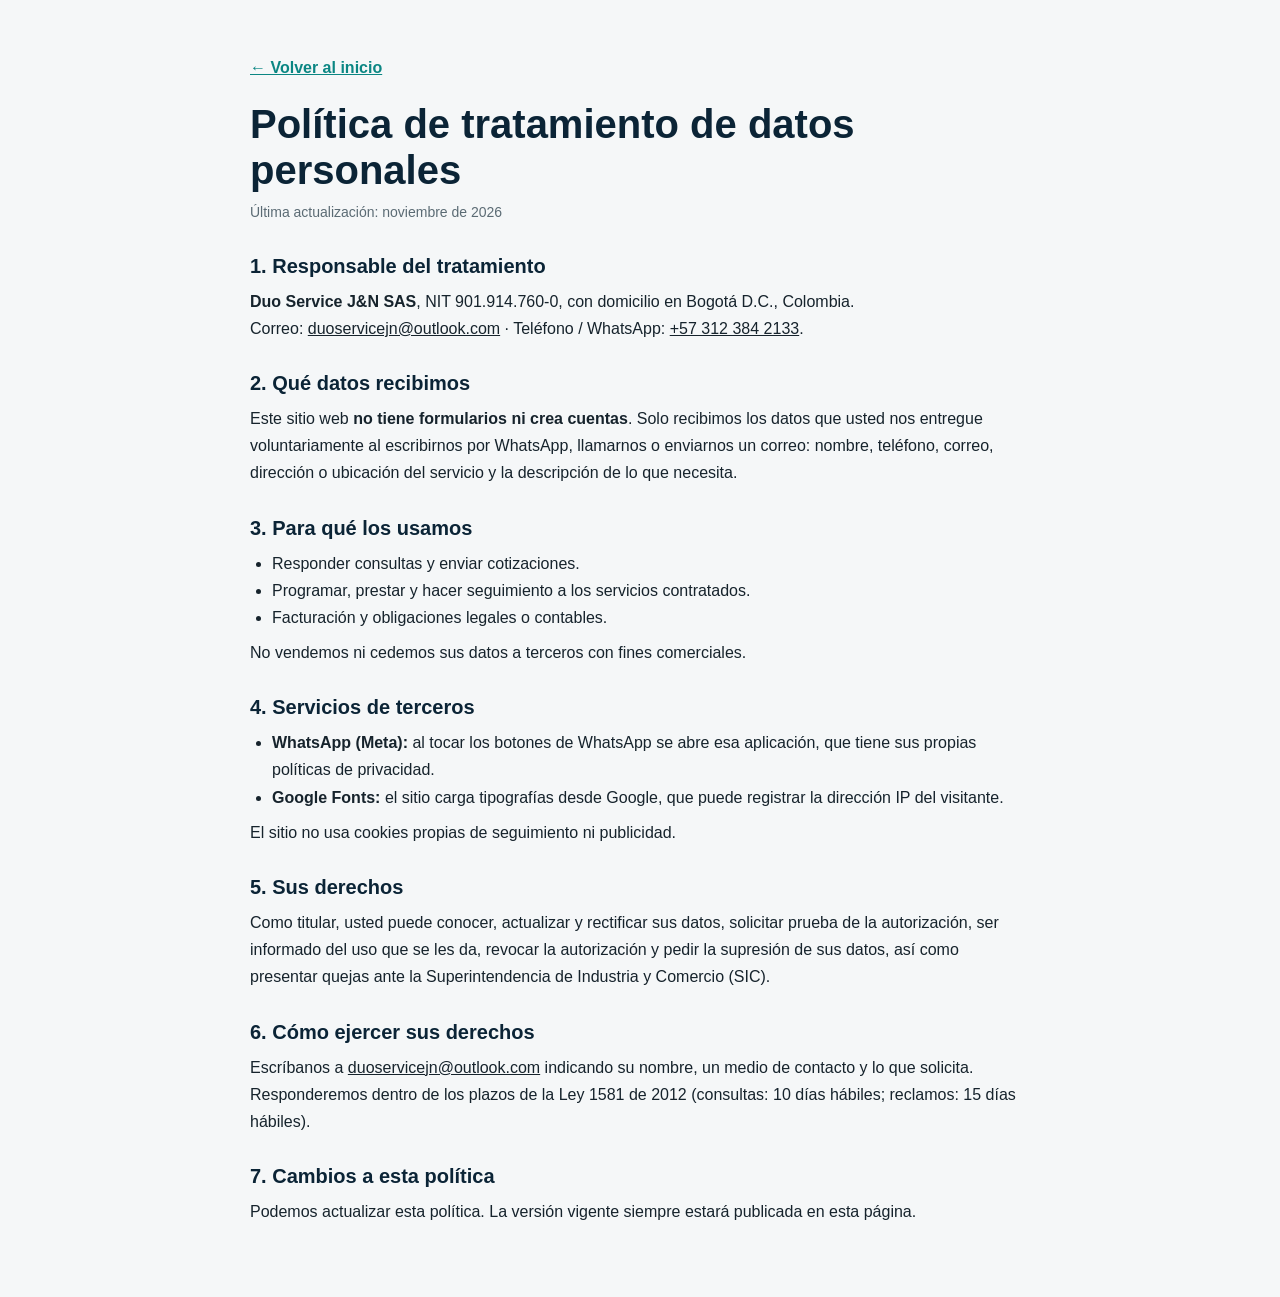
<file: privacidad.html>
<!DOCTYPE html>
<html lang="es">
<head>
<meta charset="UTF-8">
<meta name="viewport" content="width=device-width, initial-scale=1.0">
<title>Política de privacidad | Duo Service J&amp;N SAS</title>
<meta name="description" content="Política de tratamiento de datos personales de Duo Service J&N SAS conforme a la Ley 1581 de 2012.">
<meta name="robots" content="index, follow">
<meta name="theme-color" content="#0B2436">
<link rel="icon" href="favicon.ico" sizes="any">
<link rel="icon" type="image/png" sizes="32x32" href="img/favicon-32.png">
<link rel="apple-touch-icon" href="img/apple-touch-icon.png">
<link rel="stylesheet" href="css/style.css">
<style>
.pagina-legal{max-width:820px;margin:0 auto;padding:56px 20px 72px}
.pagina-legal h1{font-size:clamp(28px,5vw,40px);margin-bottom:8px}
.pagina-legal h2{font-size:20px;margin:30px 0 10px}
.pagina-legal p,.pagina-legal li{line-height:1.7;color:var(--ink)}
.pagina-legal ul{padding-left:22px;margin:8px 0}
.pagina-legal .fecha{color:var(--muted);font-size:14px;margin-bottom:24px}
.pagina-legal .volver{display:inline-block;margin-bottom:20px;font-weight:600;color:var(--teal-dark)}
</style>
</head>
<body>
<main class="pagina-legal">
<a class="volver" href="index.html">&larr; Volver al inicio</a>

<h1>Política de tratamiento de datos personales</h1>
<p class="fecha">Última actualización: noviembre de 2026</p>

<h2>1. Responsable del tratamiento</h2>
<p><strong>Duo Service J&amp;N SAS</strong>, NIT 901.914.760-0, con domicilio en Bogotá D.C., Colombia.<br>
Correo: <a href="mailto:duoservicejn@outlook.com">duoservicejn@outlook.com</a> · Teléfono / WhatsApp: <a href="tel:+573123842133">+57 312 384 2133</a>.</p>

<h2>2. Qué datos recibimos</h2>
<p>Este sitio web <strong>no tiene formularios ni crea cuentas</strong>. Solo recibimos los datos que usted nos entregue voluntariamente al escribirnos por WhatsApp, llamarnos o enviarnos un correo: nombre, teléfono, correo, dirección o ubicación del servicio y la descripción de lo que necesita.</p>

<h2>3. Para qué los usamos</h2>
<ul>
<li>Responder consultas y enviar cotizaciones.</li>
<li>Programar, prestar y hacer seguimiento a los servicios contratados.</li>
<li>Facturación y obligaciones legales o contables.</li>
</ul>
<p>No vendemos ni cedemos sus datos a terceros con fines comerciales.</p>

<h2>4. Servicios de terceros</h2>
<ul>
<li><strong>WhatsApp (Meta):</strong> al tocar los botones de WhatsApp se abre esa aplicación, que tiene sus propias políticas de privacidad.</li>
<li><strong>Google Fonts:</strong> el sitio carga tipografías desde Google, que puede registrar la dirección IP del visitante.</li>
</ul>
<p>El sitio no usa cookies propias de seguimiento ni publicidad.</p>

<h2>5. Sus derechos</h2>
<p>Como titular, usted puede conocer, actualizar y rectificar sus datos, solicitar prueba de la autorización, ser informado del uso que se les da, revocar la autorización y pedir la supresión de sus datos, así como presentar quejas ante la Superintendencia de Industria y Comercio (SIC).</p>

<h2>6. Cómo ejercer sus derechos</h2>
<p>Escríbanos a <a href="mailto:duoservicejn@outlook.com">duoservicejn@outlook.com</a> indicando su nombre, un medio de contacto y lo que solicita. Responderemos dentro de los plazos de la Ley 1581 de 2012 (consultas: 10 días hábiles; reclamos: 15 días hábiles).</p>

<h2>7. Cambios a esta política</h2>
<p>Podemos actualizar esta política. La versión vigente siempre estará publicada en esta página.</p>
</main>
</body>
</html>
</file>
<file: css/style.css>
/* ============================================================
   DUO SERVICE J&N SAS — Design tokens
   Paleta inspirada en el mundo del mantenimiento certificado:
   azul "uniforme" profundo, verde-azulado "recién limpiado"
   y ámbar "sello/advertencia" para acentos y llamados a la acción.
   ============================================================ */
:root {
  --navy: #0B2436;
  --navy-2: #123449;
  --teal: #0EA5A0;
  --teal-dark: #0B8683;
  --amber: #FFB020;
  --paper: #F5F7F8;
  --white: #FFFFFF;
  --ink: #16232C;
  --muted: #5B6B74;
  --line: #E1E7EA;

  --wa-green: #25D366;
  --wa-green-dark: #1EB954;

  --font-display: "Space Grotesk", "Segoe UI", sans-serif;
  --font-body: "Inter", "Segoe UI", sans-serif;

  --radius-s: 6px;
  --radius-m: 12px;
  --radius-l: 20px;

  --shadow-s: 0 2px 8px rgba(11, 36, 54, 0.08);
  --shadow-m: 0 12px 30px rgba(11, 36, 54, 0.12);
  --shadow-l: 0 20px 45px rgba(11, 36, 54, 0.18);

  --container: 1180px;
}

/* ============================================================
   Reset & base
   ============================================================ */
* { margin: 0; padding: 0; box-sizing: border-box; }

html { scroll-behavior: smooth; }

body {
  font-family: var(--font-body);
  color: var(--ink);
  background: var(--paper);
  line-height: 1.55;
  -webkit-font-smoothing: antialiased;
}

img { max-width: 100%; display: block; }

a { color: inherit; }

h1, h2, h3, h4 {
  font-family: var(--font-display);
  color: var(--navy);
  line-height: 1.15;
  font-weight: 700;
}

.container {
  max-width: var(--container);
  margin: 0 auto;
  padding: 0 24px;
}

.eyebrow {
  display: inline-flex;
  align-items: center;
  gap: 8px;
  font-family: var(--font-display);
  font-size: 12.5px;
  font-weight: 600;
  letter-spacing: 0.14em;
  text-transform: uppercase;
  color: var(--teal-dark);
}
.eyebrow::before {
  content: "";
  width: 22px;
  height: 2px;
  background: var(--amber);
  display: inline-block;
}

.section-head {
  max-width: 620px;
  margin: 0 auto 48px;
  text-align: center;
}
.section-head h2 { font-size: clamp(26px, 3.4vw, 36px); margin: 10px 0 12px; }
.section-head p { color: var(--muted); font-size: 16px; }

section { padding: 88px 0; }

/* Reveal-on-scroll (activado por js/script.js) */
.reveal {
  opacity: 0;
  transform: translateY(24px);
  transition: opacity 0.7s ease, transform 0.7s ease;
}
.reveal.in-view { opacity: 1; transform: translateY(0); }
@media (prefers-reduced-motion: reduce) {
  .reveal { opacity: 1; transform: none; transition: none; }
}

/* ============================================================
   Botones
   ============================================================ */
.btn {
  display: inline-flex;
  align-items: center;
  justify-content: center;
  gap: 10px;
  font-family: var(--font-body);
  font-weight: 600;
  font-size: 15px;
  padding: 14px 26px;
  border-radius: 50px;
  border: none;
  cursor: pointer;
  text-decoration: none;
  transition: transform 0.25s ease, box-shadow 0.25s ease, background 0.25s ease;
  white-space: nowrap;
}
.btn svg { width: 20px; height: 20px; flex-shrink: 0; }

.btn-primario {
  background: var(--wa-green);
  color: var(--white);
  box-shadow: var(--shadow-s);
}
.btn-primario:hover { background: var(--wa-green-dark); transform: translateY(-2px); box-shadow: var(--shadow-m); }

.btn-secundario {
  background: transparent;
  color: var(--white);
  border: 1.5px solid rgba(255,255,255,0.5);
}
.btn-secundario:hover { background: rgba(255,255,255,0.12); border-color: var(--white); transform: translateY(-2px); }

.btn-consultar {
  text-decoration: none;
  color: var(--teal-dark);
  border: 1.5px solid var(--teal);
  padding: 8px 18px;
  border-radius: 30px;
  font-size: 13.5px;
  font-weight: 600;
  transition: 0.25s;
  display: inline-block;
}
.btn-consultar:hover { background: var(--teal); color: var(--white); }

/* ============================================================
   WhatsApp flotante
   ============================================================ */
.wsp-flotante {
  position: fixed;
  bottom: 22px;
  right: 22px;
  width: 60px;
  height: 60px;
  border-radius: 50%;
  background: var(--wa-green);
  display: flex;
  align-items: center;
  justify-content: center;
  box-shadow: 0 8px 22px rgba(37, 211, 102, 0.45);
  z-index: 1000;
  animation: pulso 2.6s ease-in-out infinite;
}
.wsp-flotante svg { width: 30px; height: 30px; fill: var(--white); }
.wsp-flotante:hover { animation-play-state: paused; transform: scale(1.08); }

@keyframes pulso {
  0%, 100% { box-shadow: 0 8px 22px rgba(37, 211, 102, 0.45); }
  50% { box-shadow: 0 8px 30px rgba(37, 211, 102, 0.75), 0 0 0 8px rgba(37, 211, 102, 0.12); }
}

/* ============================================================
   Header
   ============================================================ */
.header {
  background: var(--navy);
  position: sticky;
  top: 0;
  z-index: 900;
  transition: box-shadow 0.3s ease, background 0.3s ease;
}
.header.con-sombra { box-shadow: 0 6px 24px rgba(0,0,0,0.25); }

.header__inner {
  max-width: var(--container);
  margin: 0 auto;
  padding: 12px 24px;
  display: flex;
  align-items: center;
  justify-content: space-between;
  gap: 20px;
}

.logo { display: flex; align-items: center; gap: 14px; text-decoration: none; }
.logo img {
  height: 62px;
  width: auto;            /* logo completo, sin recortar */
  object-fit: contain;
  background: #fff;
  padding: 4px 8px;
  border-radius: 10px;
}
.logo-texto { display: flex; flex-direction: column; line-height: 1.15; }
.logo-texto strong { font-family: var(--font-display); color: var(--white); font-size: 20px; letter-spacing: 0.02em; }
.logo-texto span { font-size: 12px; color: var(--teal); letter-spacing: 0.08em; text-transform: uppercase; }

.menu {
  display: flex;
  align-items: center;
  gap: 8px;
}
.menu a {
  color: rgba(255,255,255,0.85);
  text-decoration: none;
  font-weight: 500;
  font-size: 14.5px;
  padding: 10px 14px;
  border-radius: 8px;
  transition: 0.25s;
  position: relative;
}
.menu a:hover, .menu a.activo { color: var(--white); background: rgba(255,255,255,0.08); }

.menu a.llamar {
  background: var(--teal);
  color: var(--white);
  margin-left: 6px;
  font-weight: 600;
  display: flex;
  align-items: center;
  gap: 6px;
}
.menu a.llamar:hover { background: var(--teal-dark); }
.menu a.llamar svg { width: 15px; height: 15px; }

.menu-toggle {
  display: none;
  background: none;
  border: none;
  cursor: pointer;
  width: 40px;
  height: 40px;
  padding: 0;
  flex-direction: column;
  align-items: center;
  justify-content: center;
}
.menu-toggle span, .menu-toggle::before, .menu-toggle::after {
  content: "";
  display: block;
  width: 24px;
  height: 2px;
  background: var(--white);
  transition: 0.3s;
}
.menu-toggle span { margin: 5px 0; }
.menu-toggle::before, .menu-toggle::after { flex-shrink: 0; }
.menu-toggle.abierto::before { transform: translateY(7px) rotate(45deg); }
.menu-toggle.abierto span { opacity: 0; }
.menu-toggle.abierto::after { transform: translateY(-7px) rotate(-45deg); }

/* ============================================================
   Hero
   ============================================================ */
.hero {
  background:
    repeating-linear-gradient(0deg, transparent, transparent 34px, rgba(255,255,255,0.035) 34px, rgba(255,255,255,0.035) 35px),
    repeating-linear-gradient(90deg, transparent, transparent 34px, rgba(255,255,255,0.035) 34px, rgba(255,255,255,0.035) 35px),
    linear-gradient(160deg, var(--navy) 0%, var(--navy-2) 100%);
  color: var(--white);
  padding: 76px 0 92px;
  overflow: hidden;
  position: relative;
}

.hero__grid {
  max-width: var(--container);
  margin: 0 auto;
  padding: 0 24px;
  display: grid;
  grid-template-columns: 1.05fr 0.95fr;
  gap: 56px;
  align-items: center;
}

.hero__content .eyebrow { color: var(--teal); }
.hero__content .eyebrow::before { background: var(--amber); }

.hero h1 {
  color: var(--white);
  font-size: clamp(32px, 4.4vw, 50px);
  margin: 16px 0 18px;
}
.hero h1 em {
  font-style: normal;
  color: var(--teal);
}

.hero__lead {
  color: rgba(255,255,255,0.78);
  font-size: 17px;
  max-width: 460px;
  margin-bottom: 32px;
}
.hero__lead strong {
  color: var(--teal);
  font-weight: 600;
  display: inline-block;
  margin-top: 10px;
}

.hero__actions {
  display: flex;
  flex-wrap: wrap;
  gap: 14px;
  margin-bottom: 44px;
}

.hero__stamps {
  display: flex;
  gap: 18px;
  flex-wrap: wrap;
}

.sello {
  width: 104px;
  height: 104px;
  border-radius: 50%;
  border: 2px dashed rgba(255,255,255,0.35);
  display: flex;
  flex-direction: column;
  align-items: center;
  justify-content: center;
  text-align: center;
  flex-shrink: 0;
}
.sello strong {
  font-family: var(--font-display);
  font-size: 20px;
  color: var(--amber);
  line-height: 1;
}
.sello span {
  font-size: 10.5px;
  color: rgba(255,255,255,0.75);
  text-transform: uppercase;
  letter-spacing: 0.04em;
  margin-top: 4px;
  line-height: 1.2;
  max-width: 78px;
}
.sello:nth-child(1) { transform: rotate(-6deg); }
.sello:nth-child(2) { transform: rotate(3deg); }
.sello:nth-child(3) { transform: rotate(-3deg); }

/* Collage de imágenes del hero:
   foto principal COMPLETA arriba (misma proporción que el archivo, sin recorte)
   y tres fotos cuadradas debajo, en fila. */
.hero__gallery {
  position: relative;
  display: grid;
  grid-template-columns: repeat(3, 1fr);
  gap: 14px;
}
.hero__gallery figure {
  position: relative;
  border-radius: var(--radius-m);
  overflow: hidden;
  box-shadow: var(--shadow-l);
  z-index: 1;
  aspect-ratio: 1 / 1;
}
.hero__gallery img { width: 100%; height: 100%; object-fit: cover; object-position: center; display: block; }
.hero__gallery .g1 { grid-column: 1 / -1; aspect-ratio: 797 / 435; }

/* ============================================================
   Servicios — tarjetas estilo "ficha de trabajo"
   ============================================================ */
.servicios { background: var(--paper); }

.grid-servicios {
  display: grid;
  grid-template-columns: repeat(auto-fit, minmax(270px, 1fr));
  gap: 26px;
  align-items: stretch;
}

.tarjeta-servicio {
  background: var(--white);
  border-radius: var(--radius-m);
  overflow: hidden;
  box-shadow: var(--shadow-s);
  transition: transform 0.3s ease, box-shadow 0.3s ease;
  display: flex;
  flex-direction: column;
}
.tarjeta-servicio:hover {
  transform: translateY(-6px);
  box-shadow: var(--shadow-m);
}

.tarjeta-servicio__media {
  position: relative;
  aspect-ratio: 5 / 4;
  background: #DCE4E9;
  overflow: hidden;
  cursor: zoom-in;
}
/* La foto llena toda la casilla; el encuadre de cada una se ajusta con
   object-position (en el HTML). Al tocarla se abre COMPLETA (ver lightbox). */
.tarjeta-servicio__media img {
  position: relative;
  z-index: 1;
  width: 100%;
  height: 100%;
  object-fit: contain; /* la foto SIEMPRE se ve completa */
  display: block;
  transition: transform 0.4s ease;
}
.tarjeta-servicio__media:hover img { transform: scale(1.03); }
.tarjeta-servicio__media:focus-visible { outline: 3px solid var(--teal); outline-offset: -3px; }
.tarjeta-servicio__media::after {
  content: "Ver foto completa";
  position: absolute;
  right: 10px;
  bottom: 10px;
  background: rgba(11, 36, 54, 0.78);
  color: var(--white);
  font-family: var(--font-body);
  font-size: 11.5px;
  font-weight: 600;
  padding: 5px 10px;
  border-radius: 20px;
  pointer-events: none;
}
.tarjeta-servicio__codigo {
  position: absolute;
  top: 12px;
  left: 12px;
  background: rgba(11, 36, 54, 0.82);
  color: var(--white);
  font-family: var(--font-display);
  font-size: 11px;
  letter-spacing: 0.06em;
  padding: 5px 10px;
  border-radius: 5px;
}
.tarjeta-servicio__certificado {
  position: absolute;
  top: 12px;
  right: 12px;
  background: var(--amber);
  color: var(--navy);
  display: flex;
  align-items: center;
  gap: 5px;
  padding: 6px 10px 6px 8px;
  border-radius: 30px;
  box-shadow: var(--shadow-s);
  font-family: var(--font-body);
  font-size: 11px;
  font-weight: 700;
  letter-spacing: 0.01em;
  white-space: nowrap;
}
.tarjeta-servicio__certificado svg {
  width: 15px;
  height: 15px;
  flex-shrink: 0;
  background: var(--navy);
  color: var(--amber);
  border-radius: 50%;
  padding: 2px;
  box-sizing: content-box;
}


.tarjeta-servicio__body {
  padding: 4px 20px 22px;
  flex-grow: 1;
  display: flex;
  flex-direction: column;
}
.tarjeta-servicio__body h3 { font-size: 18px; margin-bottom: 8px; }
.tarjeta-servicio__body p { color: var(--muted); font-size: 14px; margin-bottom: 18px; flex-grow: 1; }
/* Si el párrafo va seguido de una lista, no se estira (evita el hueco) */
.tarjeta-servicio__body p:has(+ .tarjeta-servicio__lista) { flex-grow: 0; margin-bottom: 14px; }

/* ---- Tarjetas compactas: descripción recortada + botón "Ver más" ----
   Solo se activa con JavaScript (clase .js); sin JS todo se muestra completo. */
.tarjeta-servicio__body p { line-height: 1.55; }
.js .tarjeta-servicio__body h3 { line-height: 1.2; }
.js .tarjeta-servicio:not(.abierta) .tarjeta-servicio__body p {
  display: -webkit-box;
  -webkit-line-clamp: 3;
  -webkit-box-orient: vertical;
  overflow: hidden;
  min-height: 4.65em;
  flex-grow: 0;
}
.js .tarjeta-servicio__body p { margin-bottom: 8px; flex-grow: 0; }
.js .tarjeta-servicio:not(.abierta) .tarjeta-servicio__lista { display: none; }
.js .tarjeta-servicio.abierta .tarjeta-servicio__body p { margin-bottom: 14px; }
.tarjeta-servicio__mas {
  align-self: flex-start;
  display: inline-flex;
  align-items: center;
  gap: 6px;
  background: none;
  border: 0;
  padding: 6px 0;
  margin: 0 0 14px;
  color: var(--teal-dark);
  font-family: var(--font-body);
  font-size: 14px;
  font-weight: 600;
  cursor: pointer;
}
.tarjeta-servicio__mas::after {
  content: "";
  width: 7px;
  height: 7px;
  border-right: 2px solid currentColor;
  border-bottom: 2px solid currentColor;
  transform: rotate(45deg) translateY(-2px);
  transition: transform 0.25s ease;
}
.tarjeta-servicio.abierta .tarjeta-servicio__mas::after { transform: rotate(-135deg) translateY(-2px); }
.tarjeta-servicio__mas:hover { text-decoration: underline; }
.tarjeta-servicio__mas:focus-visible { outline: 2px solid var(--teal); outline-offset: 3px; border-radius: 4px; }
/* Mantiene el mismo alto cuando una tarjeta no tiene nada más que mostrar */
.tarjeta-servicio__mas.sin-mas { visibility: hidden; pointer-events: none; }

/* Lista de características (servicios con varios puntos destacados) */
.tarjeta-servicio__lista {
  list-style: none;
  display: flex;
  flex-direction: column;
  gap: 11px;
  margin: 2px 0 20px;
  flex-grow: 1;
}
.tarjeta-servicio__lista li {
  font-size: 13.5px;
  color: var(--muted);
  line-height: 1.45;
}
.tarjeta-servicio__lista li strong {
  color: var(--ink);
  font-weight: 600;
}

/* ============================================================
   Nosotros — Quiénes somos / Misión / Visión / Objetivos
   ============================================================ */
.nosotros { background: var(--white); }

.nosotros__intro {
  max-width: 820px;
  margin: -16px auto 56px;
  text-align: center;
  color: var(--muted);
  font-size: 16.5px;
  line-height: 1.7;
}
.nosotros__intro strong { color: var(--navy); }

.grid-mision-vision {
  display: grid;
  grid-template-columns: repeat(auto-fit, minmax(280px, 1fr));
  gap: 28px;
  max-width: 920px;
  margin: 0 auto;
}

.mv-card {
  background: var(--paper);
  border-radius: var(--radius-m);
  padding: 36px 32px;
  border-top: 4px solid var(--teal);
  transition: transform 0.3s ease, box-shadow 0.3s ease;
}
.mv-card:hover { transform: translateY(-6px); box-shadow: var(--shadow-m); }
.mv-card__eyebrow {
  display: inline-block;
  font-family: var(--font-display);
  font-size: 13px;
  font-weight: 700;
  letter-spacing: 0.08em;
  text-transform: uppercase;
  color: var(--teal-dark);
  margin-bottom: 14px;
}
.mv-card p { color: var(--muted); font-size: 15px; line-height: 1.65; }

.grid-objetivos {
  display: grid;
  grid-template-columns: repeat(auto-fit, minmax(250px, 1fr));
  gap: 24px;
}

.objetivo {
  background: var(--paper);
  padding: 28px 24px;
  border-radius: var(--radius-m);
  border-bottom: 4px solid var(--amber);
  transition: transform 0.3s ease, box-shadow 0.3s ease;
}
.objetivo:hover { transform: translateY(-6px); box-shadow: var(--shadow-m); }
.objetivo h3 { font-size: 16.5px; margin-bottom: 8px; color: var(--navy); }
.objetivo p { color: var(--muted); font-size: 14px; line-height: 1.55; }

/* ============================================================
   Proceso
   ============================================================ */
.proceso { background: var(--navy); color: var(--white); }
.proceso .section-head h2 { color: var(--white); }
.proceso .section-head p { color: rgba(255,255,255,0.65); }
.proceso .eyebrow { color: var(--teal); }

.grid-proceso {
  display: grid;
  grid-template-columns: repeat(auto-fit, minmax(240px, 1fr));
  gap: 30px;
  counter-reset: paso;
}
.paso {
  position: relative;
  padding: 30px 24px 24px;
  background: rgba(255,255,255,0.04);
  border: 1px solid rgba(255,255,255,0.1);
  border-radius: var(--radius-m);
}
.paso::before {
  counter-increment: paso;
  content: "0" counter(paso);
  font-family: var(--font-display);
  font-size: 34px;
  color: var(--amber);
  display: block;
  margin-bottom: 14px;
}
.paso h3 { color: var(--white); font-size: 17px; margin-bottom: 8px; }
.paso p { color: rgba(255,255,255,0.68); font-size: 14.5px; }

/* ============================================================
   Cobertura
   ============================================================ */
.cobertura { background: var(--paper); text-align: center; }
.cobertura .section-head { margin-bottom: 28px; }
.chips {
  display: flex;
  flex-wrap: wrap;
  gap: 12px;
  justify-content: center;
  max-width: 760px;
  margin: 0 auto;
}
.chip {
  background: var(--white);
  border: 1px solid var(--line);
  color: var(--navy);
  font-size: 14px;
  font-weight: 500;
  padding: 9px 18px;
  border-radius: 30px;
}

/* ============================================================
   Contacto
   ============================================================ */
.contacto { background: var(--white); }

.contacto-card {
  background: linear-gradient(160deg, var(--navy) 0%, var(--navy-2) 100%);
  color: var(--white);
  border-radius: var(--radius-l);
  padding: 52px;
  display: grid;
  grid-template-columns: 1.1fr 0.9fr;
  gap: 40px;
  align-items: center;
  box-shadow: var(--shadow-m);
}

.contacto-info .eyebrow { color: var(--teal); margin-bottom: 14px; }
.contacto-info h2 { color: var(--white); font-size: 30px; margin-bottom: 14px; }
.contacto-info > p { color: rgba(255,255,255,0.75); margin-bottom: 26px; }

.contacto-datos { list-style: none; display: flex; flex-direction: column; gap: 14px; }
.contacto-datos li {
  display: flex;
  align-items: center;
  gap: 12px;
  font-size: 14.5px;
  color: rgba(255,255,255,0.9);
}
.contacto-datos svg { width: 19px; height: 19px; flex-shrink: 0; color: var(--teal); }
.contacto-datos a { text-decoration: none; color: inherit; }
.contacto-datos a:hover { color: var(--teal); }

.contacto-accion {
  display: flex;
  flex-direction: column;
  gap: 14px;
}
.contacto-accion .btn { width: 100%; padding: 16px 20px; font-size: 15.5px; }
.contacto-accion .btn-secundario { border-color: rgba(255,255,255,0.35); }

.contacto-nota {
  font-size: 12.5px;
  color: rgba(255,255,255,0.55);
  text-align: center;
}

/* ============================================================
   Footer
   ============================================================ */
footer {
  background: var(--navy);
  color: rgba(255,255,255,0.7);
  padding: 56px 0 0;
}
.footer__grid {
  display: grid;
  grid-template-columns: 1.4fr 1fr 1fr;
  gap: 40px;
  padding-bottom: 40px;
  border-bottom: 1px solid rgba(255,255,255,0.1);
}
.footer__marca { display: flex; align-items: center; gap: 12px; margin-bottom: 14px; }
.footer__marca img { height: 52px; width: auto; border-radius: 8px; object-fit: contain; background: #fff; padding: 3px 7px; }
.footer__marca strong { color: var(--white); font-family: var(--font-display); font-size: 16px; }
.footer p { font-size: 14px; max-width: 320px; }
footer h4 { color: var(--white); font-size: 14px; margin-bottom: 16px; letter-spacing: 0.04em; text-transform: uppercase; }
footer ul { list-style: none; display: flex; flex-direction: column; gap: 10px; }
footer ul a { text-decoration: none; font-size: 14px; color: rgba(255,255,255,0.7); transition: 0.2s; }
footer ul a:hover { color: var(--teal); }
.footer__bottom {
  padding: 22px 0;
  text-align: center;
  font-size: 13px;
  color: rgba(255,255,255,0.5);
}

/* ============================================================
   Responsive
   ============================================================ */
@media (max-width: 980px) {
  .hero__grid { grid-template-columns: 1fr; }
  .hero__gallery { max-width: 560px; width: 100%; margin: 0 auto; }
  .contacto-card { grid-template-columns: 1fr; padding: 36px 28px; }
  .footer__grid { grid-template-columns: 1fr 1fr; }
}

/* ---------- Celular ---------- */
@media (max-width: 760px) {
  section { padding: 56px 0; }
  .container, .hero__grid, .header__inner { padding-left: 18px; padding-right: 18px; }

  /* Encabezado + menú desplegable (hamburguesa) */
  .header__inner { padding-top: 10px; padding-bottom: 10px; }
  .logo img { height: 52px; width: auto; }
  .logo-texto strong { font-size: 18px; }
  .menu-toggle { display: flex; }
  .menu {
    position: absolute;
    top: 100%;
    left: 0;
    right: 0;
    background: var(--navy-2);
    flex-direction: column;
    align-items: stretch;
    gap: 2px;
    padding: 10px 16px 18px;
    max-height: 0;
    overflow: hidden;
    transition: max-height 0.35s ease;
  }
  .menu.abierto { max-height: 380px; }
  .menu a { padding: 14px 12px; font-size: 16px; }
  .menu a.llamar { margin: 8px 0 0; justify-content: center; padding: 14px; }

  /* Hero: texto grande y legible, botones a todo el ancho */
  .hero { padding: 36px 0 52px; }
  .hero__grid { gap: 36px; }
  .hero h1 { font-size: 31px; line-height: 1.18; margin: 14px 0 16px; }
  .hero__lead { font-size: 16.5px; line-height: 1.6; max-width: none; margin-bottom: 26px; }
  .hero__actions { flex-direction: column; gap: 12px; margin-bottom: 34px; }
  .hero__actions .btn { width: 100%; padding: 16px 20px; font-size: 16px; }

  /* Sellos: tres iguales, alineados en una sola fila */
  .hero__stamps { display: grid; grid-template-columns: repeat(3, 1fr); gap: 10px; }
  .sello { width: 100%; height: auto; aspect-ratio: 1 / 1; max-width: 112px; margin: 0 auto; transform: none !important; }
  .sello strong { font-size: 21px; }
  .sello span { font-size: 10px; max-width: 80%; }

  /* Collage del hero: foto principal completa + 3 cuadradas debajo */
  .hero__gallery { gap: 8px; max-width: none; }

  /* Títulos de sección y textos */
  .section-head { margin-bottom: 32px; }
  .section-head h2 { font-size: 27px; }
  .section-head p { font-size: 16px; }

  /* Servicios: una tarjeta por fila, texto cómodo de leer */
  .grid-servicios { grid-template-columns: 1fr; gap: 22px; }
  .tarjeta-servicio__body { padding: 6px 20px 24px; }
  .tarjeta-servicio__body h3 { font-size: 20px; }
  .tarjeta-servicio__body p { font-size: 15.5px; line-height: 1.6; }
  .tarjeta-servicio__lista li { font-size: 15px; }
  .btn-consultar { display: block; text-align: center; padding: 14px 18px; font-size: 16px; border-radius: 50px; }
  .tarjeta-servicio__codigo { font-size: 12px; }
  .tarjeta-servicio__certificado { font-size: 12px; }

  /* Nosotros */
  .nosotros__intro { font-size: 16px; margin-bottom: 36px; text-align: left; }
  .mv-card { padding: 28px 22px; }
  .mv-card p { font-size: 16px; }
  .mv-card__eyebrow { font-size: 14px; }
  .objetivo h3 { font-size: 18px; }
  .objetivo p { font-size: 15.5px; }

  /* Proceso, cobertura, contacto, pie */
  .paso h3 { font-size: 19px; }
  .paso p { font-size: 15.5px; }
  .chip { font-size: 15px; }
  .contacto-card { padding: 30px 22px; }
  .contacto-info h2 { font-size: 27px; }
  .contacto-datos li { font-size: 16px; }
  .contacto-accion .btn { font-size: 16.5px; padding: 17px 20px; }
  .footer__grid { grid-template-columns: 1fr; gap: 28px; }
  footer p, footer ul a { font-size: 15px; }
  .wsp-flotante { width: 56px; height: 56px; bottom: 16px; right: 16px; }
}

@media (max-width: 380px) {
  .hero h1 { font-size: 28px; }
  .logo-texto strong { font-size: 16px; }
  .logo img { height: 44px; width: auto; }
  .logo-texto { display: none; } /* el logo ya incluye el nombre */
}


/* ============================================================
   Visor de foto completa (lightbox)
   ============================================================ */
.lightbox {
  position: fixed;
  inset: 0;
  z-index: 2000;
  background: rgba(8, 20, 30, 0.92);
  display: none;
  align-items: center;
  justify-content: center;
  padding: 56px 16px 24px;
}
.lightbox.abierto { display: flex; }
.lightbox img {
  max-width: 100%;
  max-height: 100%;
  object-fit: contain;
  border-radius: var(--radius-s);
  box-shadow: var(--shadow-l);
}
.lightbox__cerrar {
  position: absolute;
  top: 12px;
  right: 14px;
  width: 44px;
  height: 44px;
  border: 0;
  border-radius: 50%;
  background: rgba(255,255,255,0.14);
  color: var(--white);
  font-size: 26px;
  line-height: 1;
  cursor: pointer;
}
.lightbox__cerrar:hover { background: rgba(255,255,255,0.26); }
@media (prefers-reduced-motion: reduce) {
  .tarjeta-servicio__media img, .tarjeta-servicio__mas::after { transition: none; }
}


/* Fondo difuminado: rellena los lados/arriba/abajo con la misma foto
   para que nunca queden franjas vacías y la foto se vea completa. */
.tarjeta-servicio__media::before,
.hero__gallery figure::before {
  content: "";
  position: absolute;
  inset: -20px;
  background: var(--foto) center / cover no-repeat;
  filter: blur(18px) brightness(0.85);
  z-index: 0;
}
.hero__gallery img { position: relative; z-index: 1; object-fit: contain; }
.hero__gallery .g1 img { object-fit: contain; }
.hero__gallery figure { background: #123449; }
.tarjeta-servicio__media::after { z-index: 2; }
.tarjeta-servicio__codigo, .tarjeta-servicio__certificado { z-index: 3; }

/* Miniaturas del inicio: formato 4:3 para que las fotos anchas pierdan menos espacio */
.hero__gallery figure:not(.g1) { aspect-ratio: 4 / 3; }


/* ===== Galería del inicio: mosaico original (fotos llenas, sin franjas) ===== */
.hero__gallery {
  display: grid;
  grid-template-columns: 1fr 1fr;
  grid-template-rows: repeat(3, 1fr);
  grid-template-areas: "a b" "a c" "d c";
  gap: 14px;
  aspect-ratio: 721 / 566;
}
.hero__gallery figure,
.hero__gallery .g1 { aspect-ratio: auto; background: #123449; min-height: 0; }
.hero__gallery figure::before { display: none; }
.hero__gallery img,
.hero__gallery .g1 img { width: 100%; height: 100%; object-fit: cover; object-position: center; }
.hero__gallery .g1 { grid-area: a; grid-column: auto; }
.hero__gallery .g2 { grid-area: b; }
.hero__gallery .g3 { grid-area: c; }
.hero__gallery .g4 { grid-area: d; }
.hero__gallery .g1 img { object-position: 62% 50%; }
.hero__gallery .g2 img { object-position: 50% 50%; }
.hero__gallery .g3 img { object-position: 50% 40%; }
.hero__gallery .g4 img { object-position: 45% 50%; }
@media (max-width: 760px) { .hero__gallery { gap: 8px; } }
.hero__gallery { grid-template-columns: minmax(0,1fr) minmax(0,1fr); grid-template-rows: repeat(3, minmax(0,1fr)); }
.hero__gallery figure { height: 100%; width: 100%; }
.hero__gallery .g1 img { object-position: 84% 50%; }

/* El logo ya trae el nombre de la empresa: se oculta el texto duplicado */
.logo-texto { display: none; }
.logo img { height: 64px; }
@media (max-width: 760px) { .logo img { height: 54px; } }
@media (max-width: 480px) { .logo img { height: 48px; } }

/* ===== Logo más grande ===== */
.header__inner { padding-top: 10px; padding-bottom: 10px; }
.logo img { height: 84px; padding: 5px 10px; border-radius: 12px; }
@media (max-width: 980px) { .logo img { height: 72px; } }
@media (max-width: 760px) { .logo img { height: 64px; } }
@media (max-width: 480px) { .logo img { height: 60px; } }
.footer__marca img { height: 64px; }

/* ===== Servicios: la última fila queda centrada (sin hueco vacío) ===== */
@media (min-width: 981px) {
  .grid-servicios { grid-template-columns: repeat(6, minmax(0, 1fr)); }
  .grid-servicios > .tarjeta-servicio { grid-column: span 2; }
  .grid-servicios > .tarjeta-servicio:nth-child(3n+1):nth-last-child(2) { grid-column: 2 / span 2; } /* 2 tarjetas sueltas */
  .grid-servicios > .tarjeta-servicio:nth-child(3n+1):last-child { grid-column: 3 / span 2; }          /* 1 tarjeta suelta */
}
@media (min-width: 761px) and (max-width: 980px) {
  .grid-servicios { grid-template-columns: repeat(2, minmax(0, 1fr)); }
  .grid-servicios > .tarjeta-servicio:last-child:nth-child(odd) {
    grid-column: 1 / -1; justify-self: center; width: calc(50% - 13px);
  }
}

/* ===== Objetivos estratégicos: 3 columnas ===== */
.grid-objetivos { grid-template-columns: repeat(3, minmax(0, 1fr)); }
@media (max-width: 860px) { .grid-objetivos { grid-template-columns: repeat(2, minmax(0, 1fr)); } }
@media (max-width: 560px) { .grid-objetivos { grid-template-columns: 1fr; } }

/* ===== Preguntas frecuentes ===== */
.faq { background: var(--white); }
.faq__lista { max-width: 820px; margin: 0 auto; display: flex; flex-direction: column; gap: 12px; }
.faq__item {
  background: var(--paper);
  border-radius: var(--radius-m);
  border: 1px solid var(--line);
  overflow: hidden;
}
.faq__item summary {
  cursor: pointer;
  list-style: none;
  padding: 18px 52px 18px 20px;
  font-family: var(--font-display);
  font-weight: 600;
  font-size: 17px;
  color: var(--navy);
  position: relative;
}
.faq__item summary::-webkit-details-marker { display: none; }
.faq__item summary::after {
  content: "";
  position: absolute;
  right: 22px; top: 50%;
  width: 9px; height: 9px;
  border-right: 2px solid var(--teal-dark);
  border-bottom: 2px solid var(--teal-dark);
  transform: translateY(-70%) rotate(45deg);
  transition: transform 0.25s ease;
}
.faq__item[open] summary::after { transform: translateY(-30%) rotate(-135deg); }
.faq__item summary:focus-visible { outline: 3px solid var(--teal); outline-offset: -3px; }
.faq__item p { padding: 0 20px 20px; color: var(--muted); line-height: 1.65; }

@media (max-width: 640px) {
  .faq__item summary { font-size: 16px; }
}
</file>
